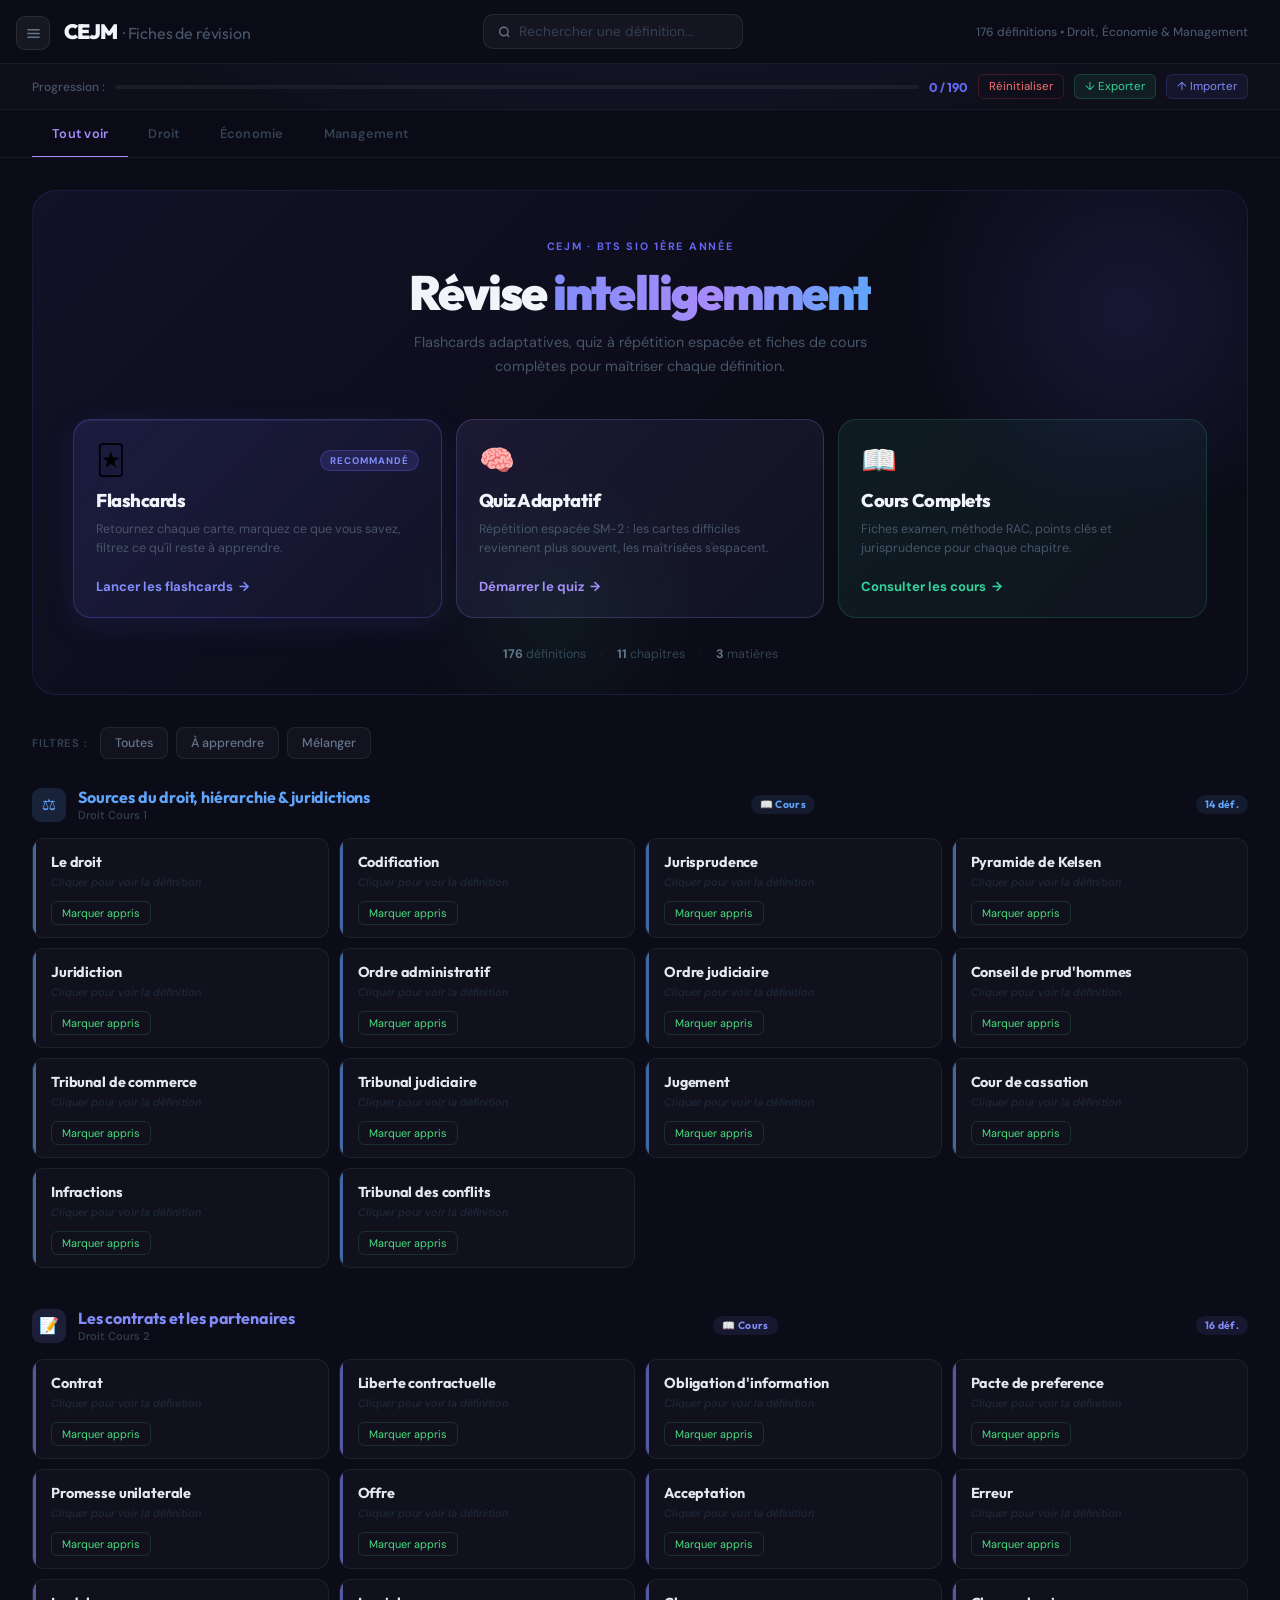
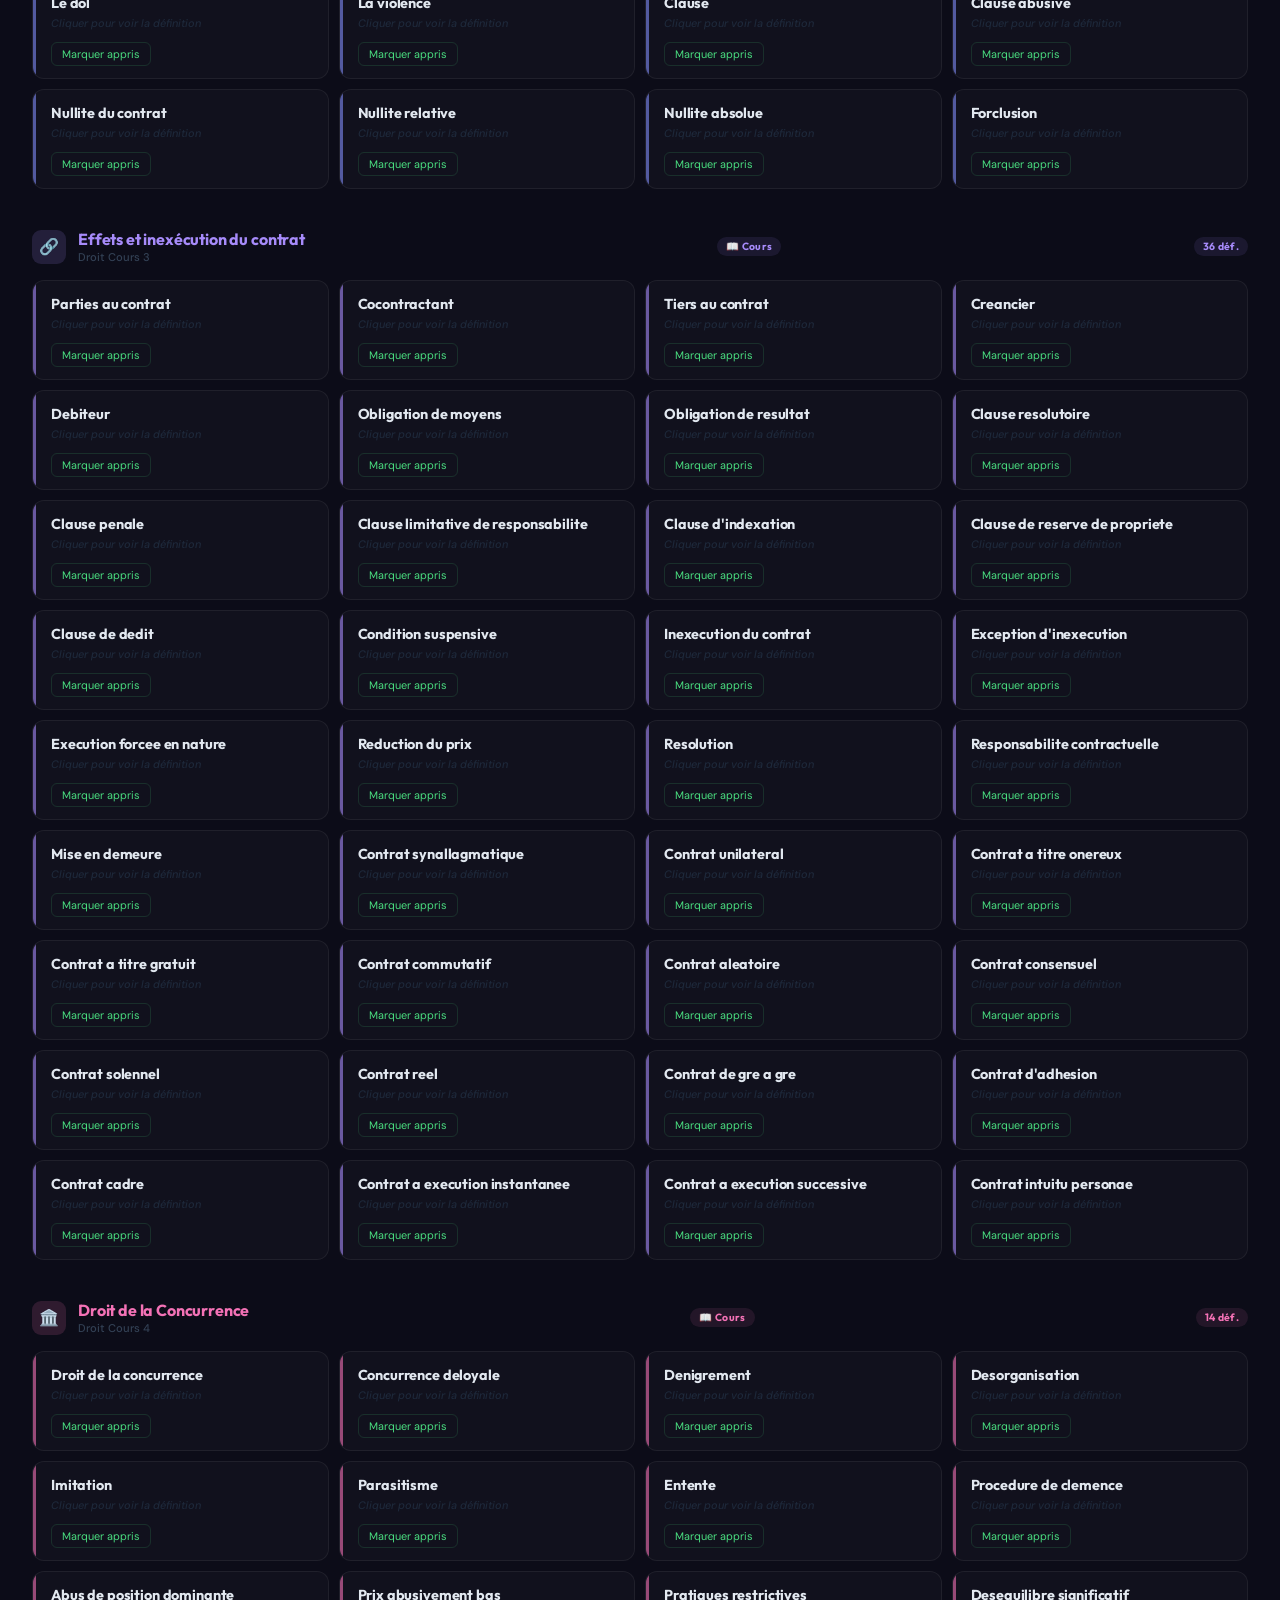
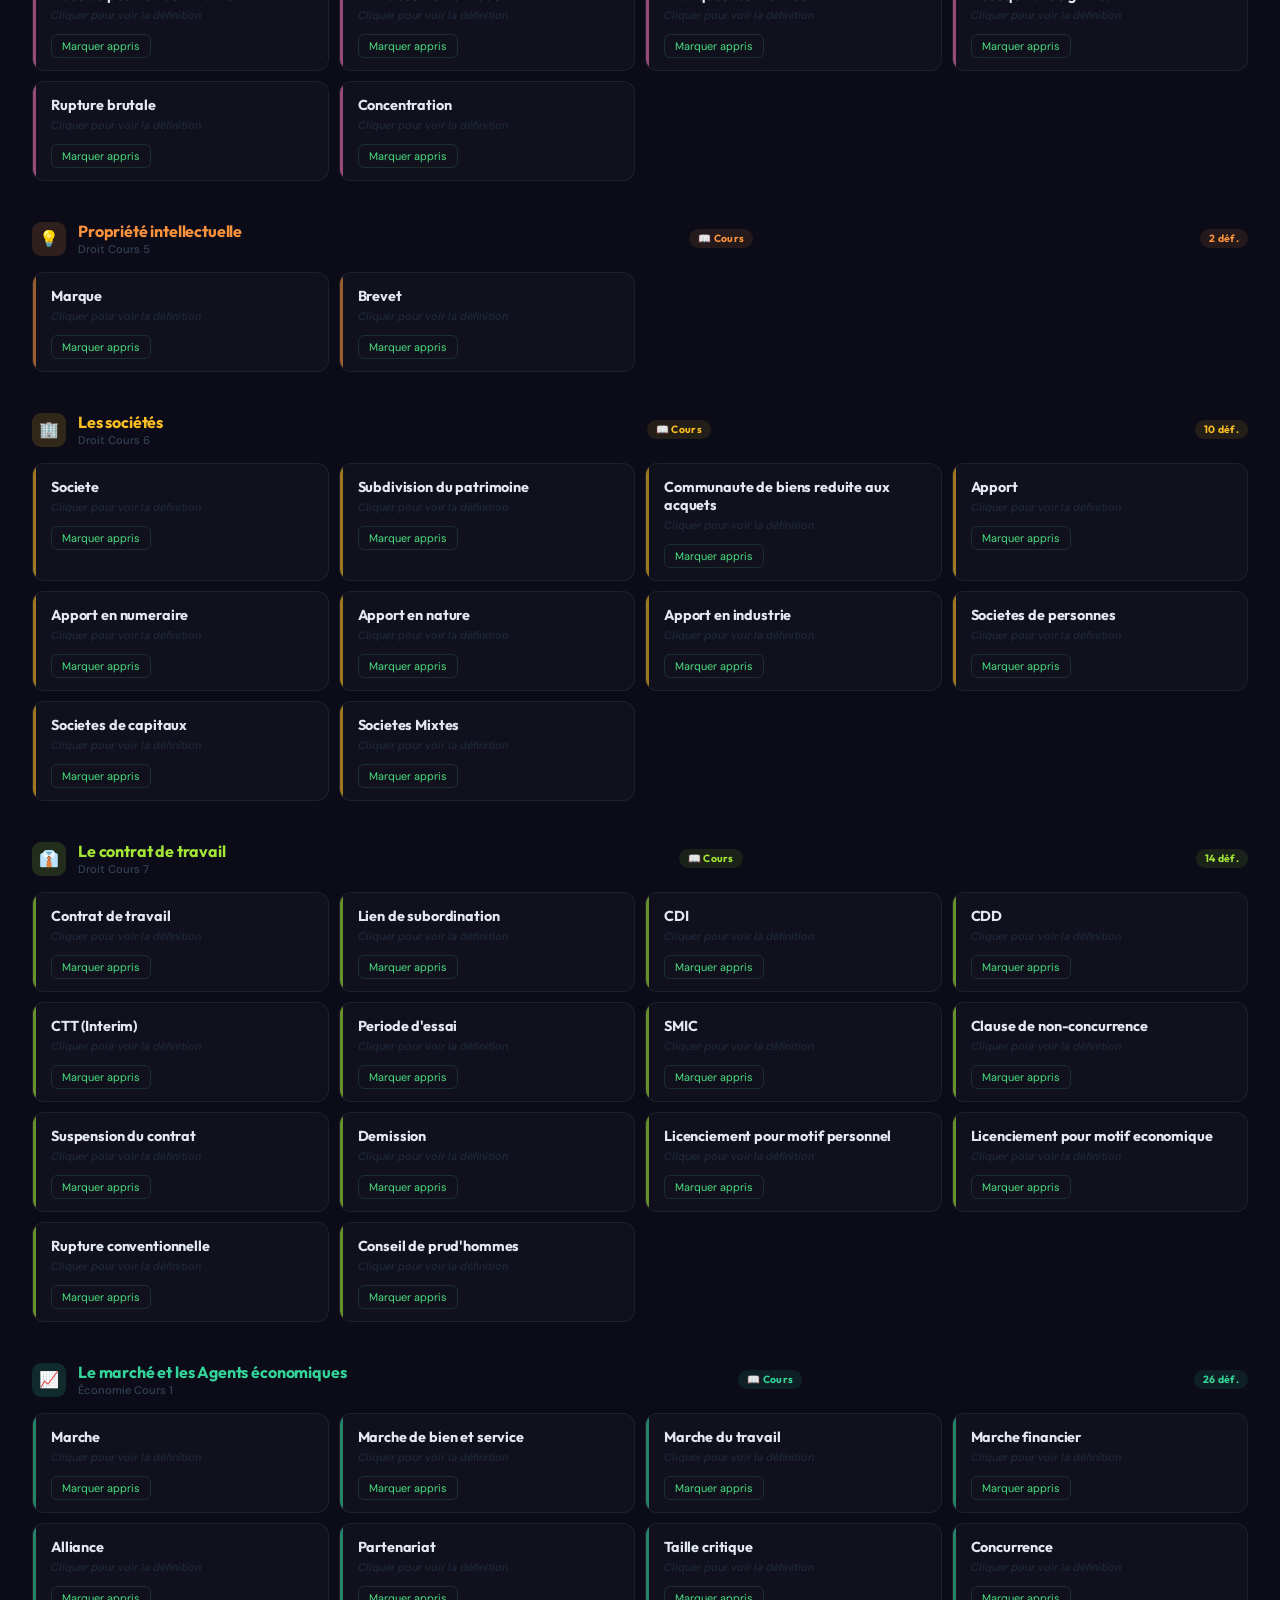
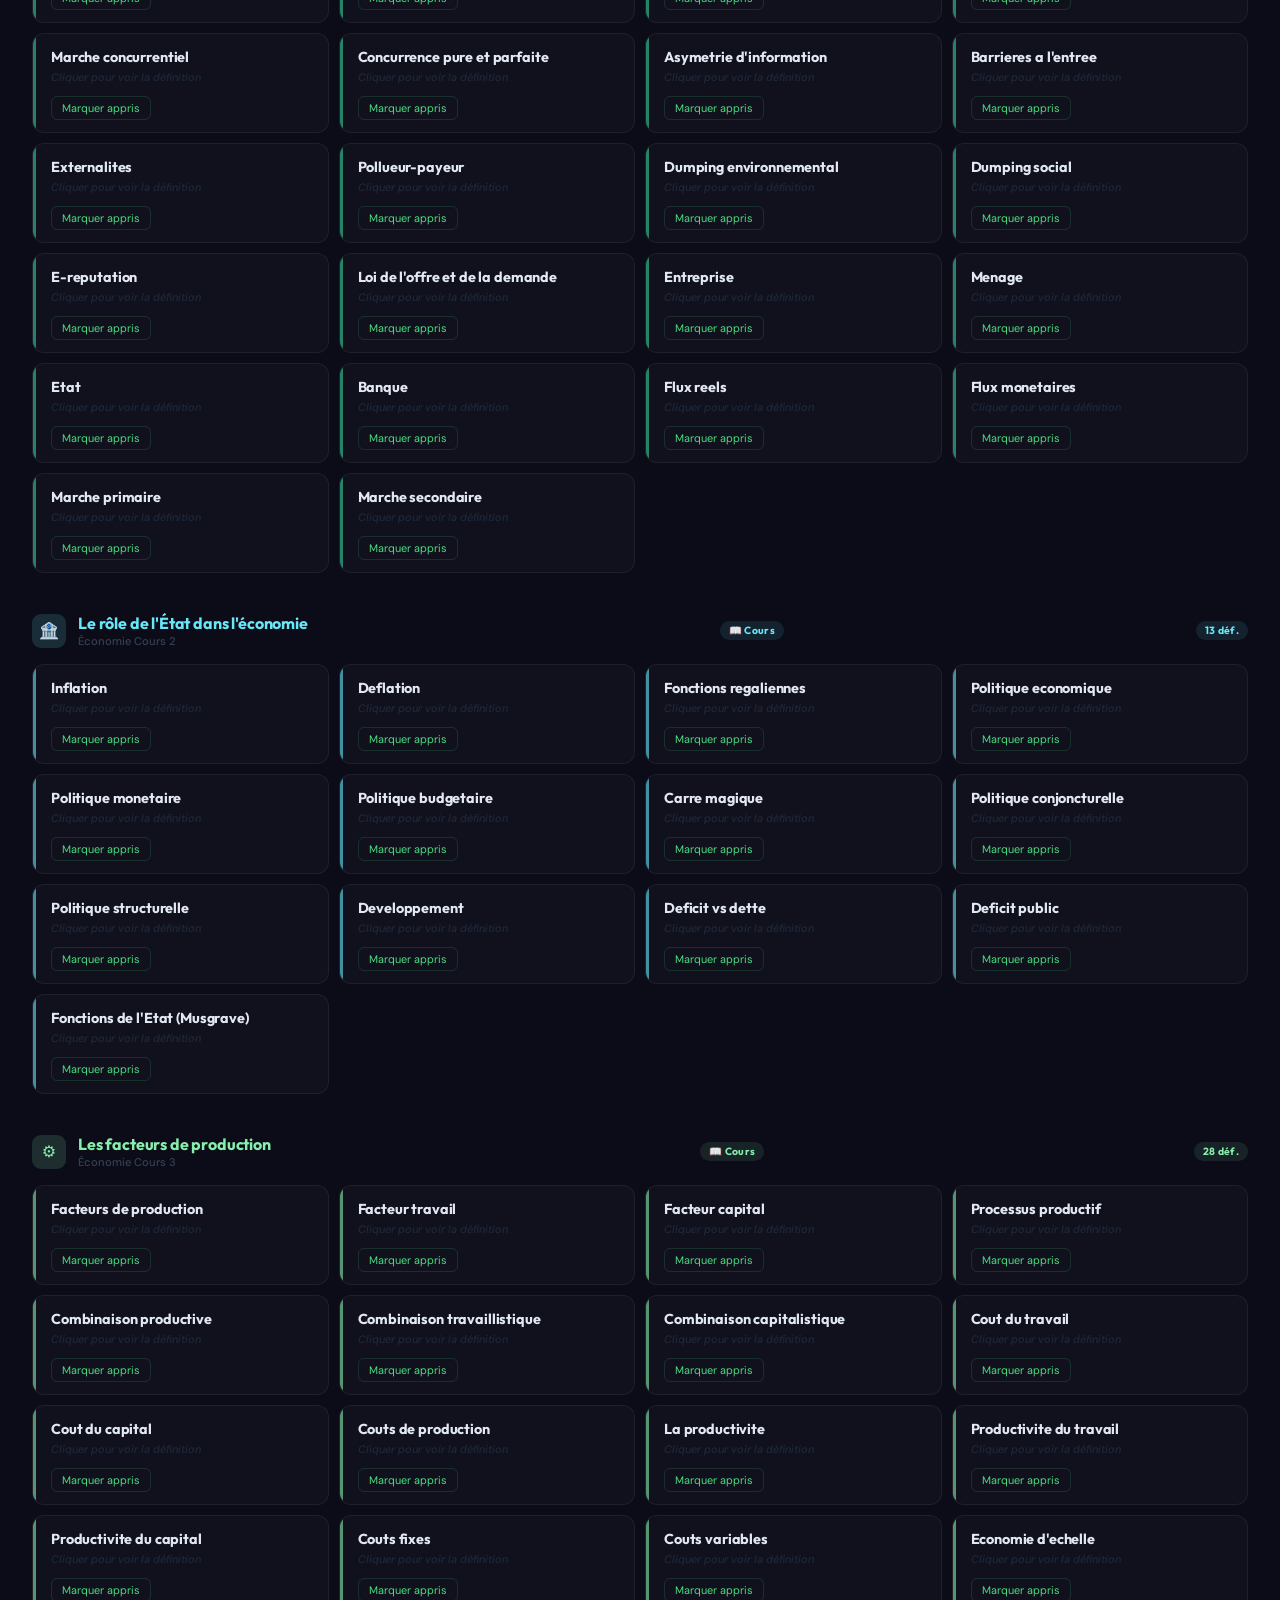
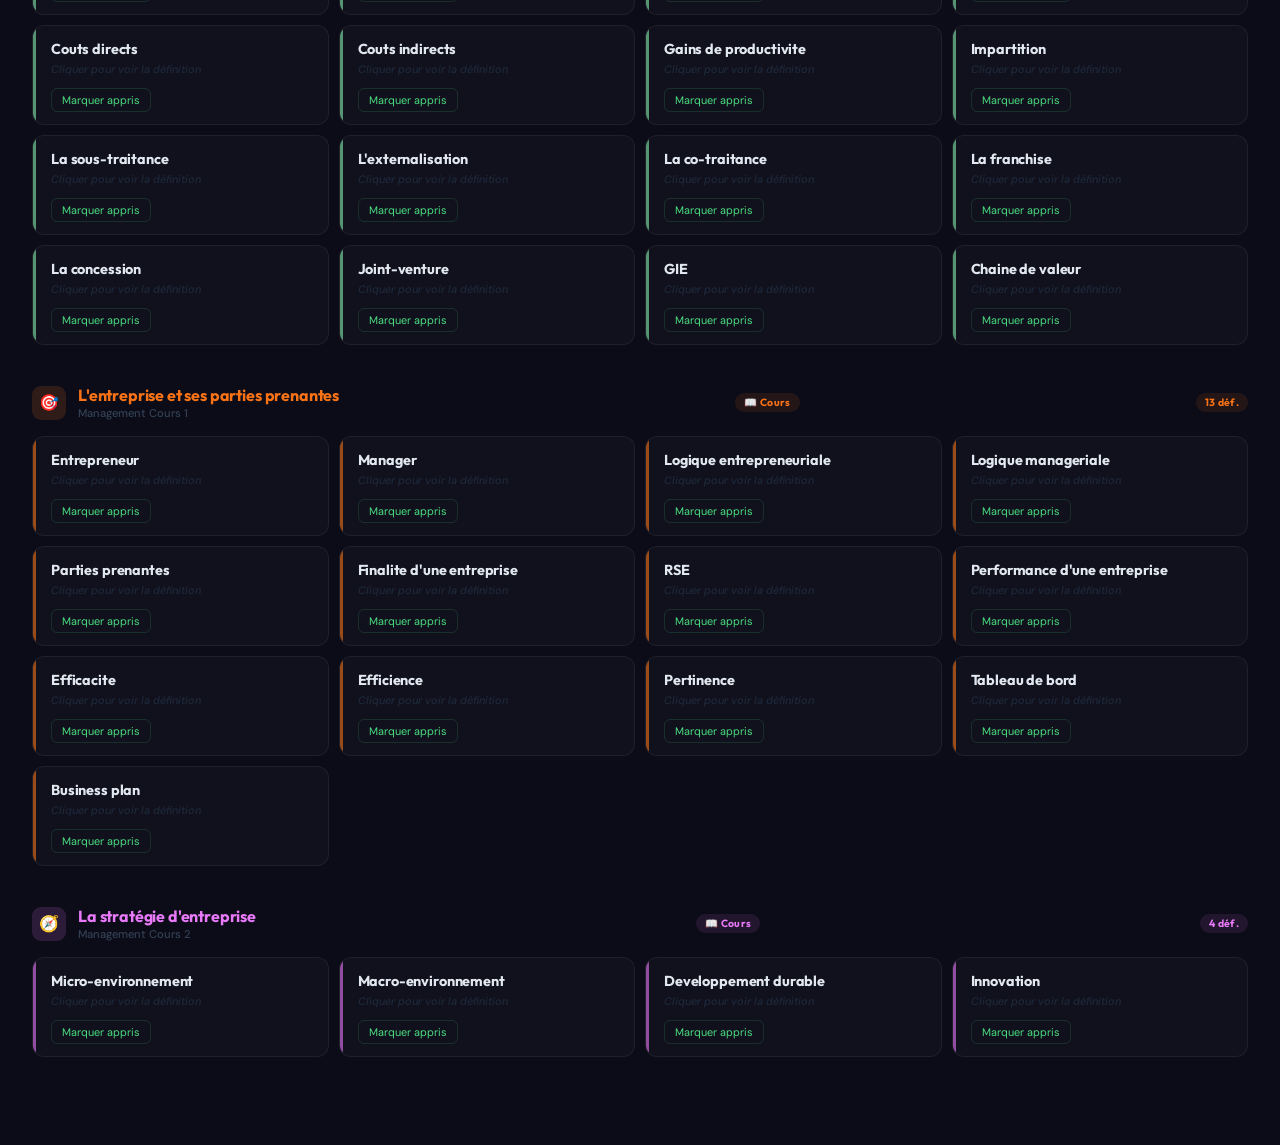
<file: index.html>
<!DOCTYPE html>
<html lang="fr">
<head>
<meta charset="UTF-8">
<meta name="viewport" content="width=device-width, initial-scale=1.0">
<title>CEJM · Fiches de révision</title>
<link rel="preconnect" href="https://fonts.googleapis.com">
<link rel="preconnect" href="https://fonts.gstatic.com" crossorigin>
<link href="https://fonts.googleapis.com/css2?family=Outfit:wght@400;500;600;700;800;900&family=DM+Sans:opsz,wght@9..40,300;9..40,400;9..40,500;9..40,600&display=swap" rel="stylesheet">
<link rel="stylesheet" href="css/style.css">
</head>
<body>

<!-- SIDEBAR TOGGLE -->
<button class="sidebar-toggle-btn" onclick="openSidebar()" title="Navigation">
  <svg width="15" height="15" viewBox="0 0 24 24" fill="none" stroke="currentColor" stroke-width="2.5" stroke-linecap="round">
    <line x1="3" y1="6" x2="21" y2="6"/>
    <line x1="3" y1="12" x2="21" y2="12"/>
    <line x1="3" y1="18" x2="21" y2="18"/>
  </svg>
</button>

<!-- SIDEBAR -->
<div id="sidebar" class="sidebar"></div>
<div id="sidebarBackdrop" class="sidebar-backdrop" onclick="closeSidebar()"></div>

<!-- HEADER -->
<header>
  <div class="header-brand">
    <h1>CEJM <span class="header-brand-sub">· Fiches de révision</span></h1>
  </div>
  <div class="search-bar">
    <svg width="14" height="14" viewBox="0 0 24 24" fill="none" stroke="#64748b" stroke-width="2.5"><circle cx="11" cy="11" r="8"/><path d="m21 21-4.35-4.35"/></svg>
    <input type="text" id="searchInput" placeholder="Rechercher une définition...">
  </div>
  <div class="header-meta">176 définitions &bull; Droit, Économie &amp; Management</div>
</header>

<!-- PROGRESS -->
<div class="progress-section">
  <span class="progress-label">Progression :</span>
  <div class="progress-bar-wrap">
    <div class="progress-bar-fill" id="progressFill"></div>
  </div>
  <span class="progress-count" id="progressCount">0 / 176</span>
  <button class="btn-reset" onclick="resetProgress()">Réinitialiser</button>
  <button class="export-btn" onclick="exportProgress()">↓ Exporter</button>
  <label class="import-label" for="importFileInput">↑ Importer</label>
  <input type="file" id="importFileInput" accept=".json" style="display:none" onchange="importProgress(event)">
</div>

<!-- TABS (dashboard only) -->
<div class="tabs" id="tabsSection">
  <div class="tab active" data-tab="all">Tout voir</div>
  <div class="tab tab-droit" data-tab="droit">Droit</div>
  <div class="tab tab-eco" data-tab="eco">Économie</div>
  <div class="tab tab-mgmt" data-tab="mgmt">Management</div>
</div>

<!-- MAIN -->
<div class="main">

  <!-- SEARCH RESULTS -->
  <div id="searchResults" style="display:none; margin-bottom:24px;">
    <div class="section-header">
      <div class="section-icon" style="background:rgba(167,139,250,0.15);">🔍</div>
      <div>
        <div class="section-title" style="color:#a78bfa;">Résultats de recherche</div>
        <div class="section-sub" id="searchCount"></div>
      </div>
    </div>
    <div class="cards-grid" id="searchGrid"></div>
  </div>

  <!-- CHAPTER VIEW (hidden by default) -->
  <div id="chapterView" style="display:none;"></div>

  <!-- DASHBOARD (default) -->
  <div id="mainContent">

    <!-- HERO -->
    <div class="hero">
      <div class="hero-top">
        <div class="hero-eyebrow">CEJM · BTS SIO 1ère année</div>
        <div class="hero-title">Révise <span class="hero-accent">intelligemment</span></div>
        <div class="hero-sub">Flashcards adaptatives, quiz à répétition espacée et fiches de cours complètes pour maîtriser chaque définition.</div>
      </div>
      <div class="hero-modes">

        <button class="hero-mode hero-mode-fc" onclick="startFlashcard()">
          <div class="hero-mode-top">
            <span class="hero-mode-icon">🃏</span>
            <span class="hero-mode-tag">Recommandé</span>
          </div>
          <div class="hero-mode-title">Flashcards</div>
          <div class="hero-mode-desc">Retournez chaque carte, marquez ce que vous savez, filtrez ce qu'il reste à apprendre.</div>
          <div class="hero-mode-cta">Lancer les flashcards <span>→</span></div>
        </button>

        <button class="hero-mode hero-mode-quiz" onclick="startQuiz()">
          <div class="hero-mode-top">
            <span class="hero-mode-icon">🧠</span>
          </div>
          <div class="hero-mode-title">Quiz Adaptatif</div>
          <div class="hero-mode-desc">Répétition espacée SM-2 : les cartes difficiles reviennent plus souvent, les maîtrisées s'espacent.</div>
          <div class="hero-mode-cta">Démarrer le quiz <span>→</span></div>
        </button>

        <a href="cours.html" class="hero-mode hero-mode-cours" style="text-decoration:none">
          <div class="hero-mode-top">
            <span class="hero-mode-icon">📖</span>
          </div>
          <div class="hero-mode-title">Cours Complets</div>
          <div class="hero-mode-desc">Fiches examen, méthode RAC, points clés et jurisprudence pour chaque chapitre.</div>
          <div class="hero-mode-cta">Consulter les cours <span>→</span></div>
        </a>

      </div>
      <div class="hero-stats">
        <span><strong>176</strong> définitions</span>
        <span class="hero-stats-sep">·</span>
        <span><strong>11</strong> chapitres</span>
        <span class="hero-stats-sep">·</span>
        <span><strong>3</strong> matières</span>
      </div>
    </div>

    <!-- TOOLBAR -->
    <div class="toolbar">
      <span class="toolbar-label">Filtres :</span>
      <button class="toolbar-btn" onclick="filterLearned(false)">Toutes</button>
      <button class="toolbar-btn" onclick="filterLearned(true)">À apprendre</button>
      <button class="toolbar-btn" onclick="shuffleCards()">Mélanger</button>
    </div>

    <!-- DROIT C1 -->
    <div class="section-group" id="group-droit-c1">
      <div class="section-header">
        <div class="section-icon" style="background:rgba(96,165,250,0.15);color:#60a5fa;">⚖️</div>
        <div>
          <div class="section-title" style="color:#60a5fa;">Sources du droit, hiérarchie & juridictions</div>
          <div class="section-sub">Droit Cours 1</div>
        </div>
        <a href="cours.html?ch=droit-c1" class="section-badge" style="background:rgba(96,165,250,0.1);color:#60a5fa;text-decoration:none;">📖 Cours</a>
        <span class="section-badge" style="background:rgba(96,165,250,0.1);color:#60a5fa;">14 déf.</span>
      </div>
      <div class="cards-grid" id="grid-droit-c1"></div>
    </div>

    <!-- DROIT C2 -->
    <div class="section-group" id="group-droit-c2">
      <div class="section-header">
        <div class="section-icon" style="background:rgba(129,140,248,0.15);color:#818cf8;">📝</div>
        <div>
          <div class="section-title" style="color:#818cf8;">Les contrats et les partenaires</div>
          <div class="section-sub">Droit Cours 2</div>
        </div>
        <a href="cours.html?ch=droit-c2" class="section-badge" style="background:rgba(129,140,248,0.1);color:#818cf8;text-decoration:none;">📖 Cours</a>
        <span class="section-badge" style="background:rgba(129,140,248,0.1);color:#818cf8;">16 déf.</span>
      </div>
      <div class="cards-grid" id="grid-droit-c2"></div>
    </div>

    <!-- DROIT C3 -->
    <div class="section-group" id="group-droit-c3">
      <div class="section-header">
        <div class="section-icon" style="background:rgba(167,139,250,0.15);color:#a78bfa;">🔗</div>
        <div>
          <div class="section-title" style="color:#a78bfa;">Effets et inexécution du contrat</div>
          <div class="section-sub">Droit Cours 3</div>
        </div>
        <a href="cours.html?ch=droit-c3" class="section-badge" style="background:rgba(167,139,250,0.1);color:#a78bfa;text-decoration:none;">📖 Cours</a>
        <span class="section-badge" style="background:rgba(167,139,250,0.1);color:#a78bfa;">36 déf.</span>
      </div>
      <div class="cards-grid" id="grid-droit-c3"></div>
    </div>

    <!-- DROIT C4 -->
    <div class="section-group" id="group-droit-c4">
      <div class="section-header">
        <div class="section-icon" style="background:rgba(244,114,182,0.15);color:#f472b6;">🏛️</div>
        <div>
          <div class="section-title" style="color:#f472b6;">Droit de la Concurrence</div>
          <div class="section-sub">Droit Cours 4</div>
        </div>
        <a href="cours.html?ch=droit-c4" class="section-badge" style="background:rgba(244,114,182,0.1);color:#f472b6;text-decoration:none;">📖 Cours</a>
        <span class="section-badge" style="background:rgba(244,114,182,0.1);color:#f472b6;">14 déf.</span>
      </div>
      <div class="cards-grid" id="grid-droit-c4"></div>
    </div>

    <!-- DROIT C5 -->
    <div class="section-group" id="group-droit-c5">
      <div class="section-header">
        <div class="section-icon" style="background:rgba(251,146,60,0.15);color:#fb923c;">💡</div>
        <div>
          <div class="section-title" style="color:#fb923c;">Propriété intellectuelle</div>
          <div class="section-sub">Droit Cours 5</div>
        </div>
        <a href="cours.html?ch=droit-c5" class="section-badge" style="background:rgba(251,146,60,0.1);color:#fb923c;text-decoration:none;">📖 Cours</a>
        <span class="section-badge" style="background:rgba(251,146,60,0.1);color:#fb923c;">2 déf.</span>
      </div>
      <div class="cards-grid" id="grid-droit-c5"></div>
    </div>

    <!-- DROIT C6 -->
    <div class="section-group" id="group-droit-c6">
      <div class="section-header">
        <div class="section-icon" style="background:rgba(251,191,36,0.15);color:#fbbf24;">🏢</div>
        <div>
          <div class="section-title" style="color:#fbbf24;">Les sociétés</div>
          <div class="section-sub">Droit Cours 6</div>
        </div>
        <a href="cours.html?ch=droit-c6" class="section-badge" style="background:rgba(251,191,36,0.1);color:#fbbf24;text-decoration:none;">📖 Cours</a>
        <span class="section-badge" style="background:rgba(251,191,36,0.1);color:#fbbf24;">10 déf.</span>
      </div>
      <div class="cards-grid" id="grid-droit-c6"></div>
    </div>

    <!-- DROIT C7 -->
    <div class="section-group" id="group-droit-c7">
      <div class="section-header">
        <div class="section-icon" style="background:rgba(163,230,53,0.15);color:#a3e635;">👔</div>
        <div>
          <div class="section-title" style="color:#a3e635;">Le contrat de travail</div>
          <div class="section-sub">Droit Cours 7</div>
        </div>
        <a href="cours.html?ch=droit-c7" class="section-badge" style="background:rgba(163,230,53,0.1);color:#a3e635;text-decoration:none;">📖 Cours</a>
        <span class="section-badge" style="background:rgba(163,230,53,0.1);color:#a3e635;">14 déf.</span>
      </div>
      <div class="cards-grid" id="grid-droit-c7"></div>
    </div>

    <!-- ECO C1 -->
    <div class="section-group" id="group-eco-c1">
      <div class="section-header">
        <div class="section-icon" style="background:rgba(52,211,153,0.15);color:#34d399;">📈</div>
        <div>
          <div class="section-title" style="color:#34d399;">Le marché et les Agents économiques</div>
          <div class="section-sub">Économie Cours 1</div>
        </div>
        <a href="cours.html?ch=eco-c1" class="section-badge" style="background:rgba(52,211,153,0.1);color:#34d399;text-decoration:none;">📖 Cours</a>
        <span class="section-badge" style="background:rgba(52,211,153,0.1);color:#34d399;">26 déf.</span>
      </div>
      <div class="cards-grid" id="grid-eco-c1"></div>
    </div>

    <!-- ECO C2 -->
    <div class="section-group" id="group-eco-c2">
      <div class="section-header">
        <div class="section-icon" style="background:rgba(103,232,249,0.15);color:#67e8f9;">🏦</div>
        <div>
          <div class="section-title" style="color:#67e8f9;">Le rôle de l'État dans l'économie</div>
          <div class="section-sub">Économie Cours 2</div>
        </div>
        <a href="cours.html?ch=eco-c2" class="section-badge" style="background:rgba(103,232,249,0.1);color:#67e8f9;text-decoration:none;">📖 Cours</a>
        <span class="section-badge" style="background:rgba(103,232,249,0.1);color:#67e8f9;">13 déf.</span>
      </div>
      <div class="cards-grid" id="grid-eco-c2"></div>
    </div>

    <!-- ECO C3 -->
    <div class="section-group" id="group-eco-c3">
      <div class="section-header">
        <div class="section-icon" style="background:rgba(134,239,172,0.15);color:#86efac;">⚙️</div>
        <div>
          <div class="section-title" style="color:#86efac;">Les facteurs de production</div>
          <div class="section-sub">Économie Cours 3</div>
        </div>
        <a href="cours.html?ch=eco-c3" class="section-badge" style="background:rgba(134,239,172,0.1);color:#86efac;text-decoration:none;">📖 Cours</a>
        <span class="section-badge" style="background:rgba(134,239,172,0.1);color:#86efac;">28 déf.</span>
      </div>
      <div class="cards-grid" id="grid-eco-c3"></div>
    </div>

    <!-- MGMT C1 -->
    <div class="section-group" id="group-mgmt-c1">
      <div class="section-header">
        <div class="section-icon" style="background:rgba(249,115,22,0.15);color:#f97316;">🎯</div>
        <div>
          <div class="section-title" style="color:#f97316;">L'entreprise et ses parties prenantes</div>
          <div class="section-sub">Management Cours 1</div>
        </div>
        <a href="cours.html?ch=mgmt-c1" class="section-badge" style="background:rgba(249,115,22,0.1);color:#f97316;text-decoration:none;">📖 Cours</a>
        <span class="section-badge" style="background:rgba(249,115,22,0.1);color:#f97316;">13 déf.</span>
      </div>
      <div class="cards-grid" id="grid-mgmt-c1"></div>
    </div>

    <!-- MGMT C2 -->
    <div class="section-group" id="group-mgmt-c2">
      <div class="section-header">
        <div class="section-icon" style="background:rgba(232,121,249,0.15);color:#e879f9;">🧭</div>
        <div>
          <div class="section-title" style="color:#e879f9;">La stratégie d'entreprise</div>
          <div class="section-sub">Management Cours 2</div>
        </div>
        <a href="cours.html?ch=mgmt-c2" class="section-badge" style="background:rgba(232,121,249,0.1);color:#e879f9;text-decoration:none;">📖 Cours</a>
        <span class="section-badge" style="background:rgba(232,121,249,0.1);color:#e879f9;">4 déf.</span>
      </div>
      <div class="cards-grid" id="grid-mgmt-c2"></div>
    </div>

  </div><!-- /mainContent -->
</div><!-- /main -->

<!-- MODAL -->
<div class="modal-overlay" id="modalOverlay" onclick="if(event.target===this)closeModal()">
  <div class="modal">
    <button class="modal-close" onclick="closeModal()">&#x2715;</button>
    <div class="modal-category" id="modalCategory"></div>
    <div class="modal-term" id="modalTerm"></div>
    <div class="modal-divider"></div>
    <div class="modal-def" id="modalDef"></div>
    <div class="modal-nav">
      <button onclick="modalNav(-1)">&#8592; Précédent</button>
      <button onclick="modalNav(1)">Suivant &#8594;</button>
    </div>
    <button class="modal-learned-btn" id="modalLearnedBtn" onclick="toggleLearnedModal()">Marquer comme appris</button>
  </div>
</div>

<!-- QUIZ -->
<div class="quiz-overlay" id="quizOverlay">
  <button class="quiz-close-btn" onclick="closeQuiz()">✕ Fermer</button>
  <div class="quiz-layout">

    <!-- Contenu principal -->
    <div class="quiz-box">

      <!-- Écran intro -->
      <div id="quizIntro">
        <div class="quiz-intro-title">🧠 Quiz Adaptatif</div>
        <div class="quiz-intro-subtitle">Les cartes ratées reviennent plus tôt — les maîtrisées s'espacent</div>
        <div class="quiz-stats-grid" id="quizIntroStats"></div>
        <div class="quiz-intro-progress-wrap">
          <div class="quiz-intro-progress-bar"><div id="quizIntroFill"></div></div>
          <div class="quiz-intro-label" id="quizIntroLabel"></div>
        </div>
        <div class="quiz-intro-btns">
          <button class="btn-primary" id="quizLaunchBtn" onclick="launchSession()">Démarrer</button>
          <button class="btn-ghost" onclick="resetQuizProgress()">Réinitialiser</button>
        </div>
      </div>

      <!-- Questions -->
      <div id="quizQuestions" style="display:none">
        <div class="quiz-top-row">
          <div class="quiz-counter" id="quizCounter"></div>
          <div class="quiz-card-badge" id="quizCardBadge"></div>
        </div>
        <div class="quiz-progress-bar"><div id="quizProgressFill"></div></div>
        <div class="quiz-cat-label" id="quizCatLabel"></div>
        <div class="quiz-question" id="quizQuestion"></div>
        <div class="quiz-options" id="quizOptions"></div>
        <button class="quiz-skip" onclick="nextQuestion()">Passer →</button>
      </div>

      <!-- Résultat -->
      <div class="quiz-result" id="quizResult">
        <div class="quiz-score" id="quizScore"></div>
        <div class="quiz-result-label" id="quizResultLabel"></div>
        <div class="quiz-result-breakdown" id="quizResultBreakdown"></div>
        <div class="quiz-result-btns">
          <button class="btn-primary" onclick="restartQuiz()">Nouvelle session</button>
          <button class="btn-secondary" onclick="closeQuiz()">Retour</button>
        </div>
      </div>

    </div>

    <!-- Tableau de bord -->
    <div class="quiz-dashboard" id="quizDashboard">
      <div class="qdb-title">📊 Tableau de bord</div>
      <div class="qdb-pct-wrap">
        <div class="qdb-pct" id="qdbPct">0%</div>
        <div class="qdb-pct-label">mémorisé</div>
      </div>
      <div class="qdb-bar-wrap"><div class="qdb-bar-fill" id="qdbBarFill"></div></div>
      <div class="qdb-detail" id="qdbDetail">Commence le quiz pour voir ta progression</div>
      <div class="qdb-divider"></div>
      <div class="qdb-section-title">Par matière</div>
      <div id="qdbSubjects"></div>
      <div class="qdb-divider"></div>
      <div class="qdb-section-title">Répartition</div>
      <div id="qdbLevels"></div>
    </div>

  </div>
</div>

<!-- FLASHCARD -->
<div class="fc-overlay" id="fcOverlay" tabindex="-1">
  <div class="fc-header">
    <span class="fc-title">Mode Flashcard</span>
    <span class="fc-counter" id="fcCounter">1 / 176</span>
    <button class="fc-close" onclick="closeFlashcard()">Fermer</button>
  </div>
  <div class="fc-filter-row" id="fcFilterRow">
    <button class="fc-filter-chip active" data-fc-filter="all" onclick="setFcFilter('all')">Toutes</button>
    <button class="fc-filter-chip" data-fc-filter="droit" onclick="setFcFilter('droit')" style="color:#67e8f9">Droit</button>
    <button class="fc-filter-chip" data-fc-filter="eco" onclick="setFcFilter('eco')" style="color:#86efac">Économie</button>
    <button class="fc-filter-chip" data-fc-filter="mgmt" onclick="setFcFilter('mgmt')" style="color:#f97316">Management</button>
    <button class="fc-filter-chip" data-fc-filter="todo" onclick="setFcFilter('todo')" style="color:#fbbf24">À apprendre</button>
  </div>
  <div class="fc-chapter-row" id="fcChapterRow">
    <div class="fc-chapter-group" id="fcChDroit">
      <button class="fc-subchip" data-fc-filter="chapter:droit-c1" onclick="setFcFilter('chapter:droit-c1')">C1 · Sources</button>
      <button class="fc-subchip" data-fc-filter="chapter:droit-c2" onclick="setFcFilter('chapter:droit-c2')">C2 · Contrats</button>
      <button class="fc-subchip" data-fc-filter="chapter:droit-c3" onclick="setFcFilter('chapter:droit-c3')">C3 · Inexécution</button>
      <button class="fc-subchip" data-fc-filter="chapter:droit-c4" onclick="setFcFilter('chapter:droit-c4')">C4 · Concurrence</button>
      <button class="fc-subchip" data-fc-filter="chapter:droit-c5" onclick="setFcFilter('chapter:droit-c5')">C5 · Prop. intel.</button>
      <button class="fc-subchip" data-fc-filter="chapter:droit-c6" onclick="setFcFilter('chapter:droit-c6')">C6 · Sociétés</button>
      <button class="fc-subchip" data-fc-filter="chapter:droit-c7" onclick="setFcFilter('chapter:droit-c7')">C7 · Travail</button>
    </div>
    <div class="fc-chapter-group" id="fcChEco">
      <button class="fc-subchip" data-fc-filter="chapter:eco-c1" onclick="setFcFilter('chapter:eco-c1')">C1 · Marché</button>
      <button class="fc-subchip" data-fc-filter="chapter:eco-c2" onclick="setFcFilter('chapter:eco-c2')">C2 · État</button>
      <button class="fc-subchip" data-fc-filter="chapter:eco-c3" onclick="setFcFilter('chapter:eco-c3')">C3 · Production</button>
    </div>
    <div class="fc-chapter-group" id="fcChMgmt">
      <button class="fc-subchip" data-fc-filter="chapter:mgmt-c1" onclick="setFcFilter('chapter:mgmt-c1')">C1 · Parties prenantes</button>
      <button class="fc-subchip" data-fc-filter="chapter:mgmt-c2" onclick="setFcFilter('chapter:mgmt-c2')">C2 · Stratégie</button>
    </div>
  </div>
  <div class="fc-progress-wrap" id="fcDots"></div>
  <p class="fc-hint">Espace pour retourner &nbsp;·&nbsp; puis &nbsp;<kbd>←</kbd> Raté &nbsp;<kbd>↓</kbd> Difficile &nbsp;<kbd>→</kbd> Connu</p>
  <div class="fc-scene" onclick="fcFlip()">
    <div class="fc-card" id="fcCard">
      <div class="fc-face fc-front">
        <div class="fc-face-label">Essaie de te souvenir…</div>
        <div class="fc-term" id="fcTerm"></div>
        <div class="fc-cat-badge" id="fcCatBadge"></div>
        <div class="fc-level-badge" id="fcLevelBadge"></div>
        <div class="fc-flip-hint">Espace pour révéler la définition ↩</div>
      </div>
      <div class="fc-face fc-back">
        <div class="fc-face-label">Définition</div>
        <div class="fc-def" id="fcDef"></div>
      </div>
    </div>
  </div>

  <!-- Actions avant flip -->
  <div class="fc-actions" id="fcDefaultActions">
    <button class="fc-btn" onclick="fcGo(-1)">&#8592; Précédent</button>
    <button class="fc-btn fc-btn-flip" onclick="fcFlip()">↩ Retourner</button>
    <button class="fc-btn fc-btn-next" onclick="fcGo(1)">Passer &#8594;</button>
  </div>

  <!-- Boutons d'évaluation après flip -->
  <div class="fc-eval-btns" id="fcEvalBtns">
    <button class="fc-eval-btn fc-eval-again" onclick="fcRate('again')">
      <kbd>←</kbd>
      <span class="fc-eval-label">Raté</span>
      <span class="fc-eval-sub">Revient dans 2 cartes</span>
    </button>
    <button class="fc-eval-btn fc-eval-hard" onclick="fcRate('hard')">
      <kbd>↓</kbd>
      <span class="fc-eval-label">Difficile</span>
      <span class="fc-eval-sub">Revient en fin de session</span>
    </button>
    <button class="fc-eval-btn fc-eval-got" onclick="fcRate('got')">
      <kbd>→</kbd>
      <span class="fc-eval-label">Connu ✓</span>
      <span class="fc-eval-sub">Carte écartée</span>
    </button>
  </div>

  <!-- Session terminée -->
  <div class="fc-complete" id="fcComplete">
    <div class="fc-complete-icon">🎉</div>
    <div class="fc-complete-title">Session terminée !</div>
    <div class="fc-complete-sub" id="fcCompleteSub"></div>
    <div class="fc-complete-btns">
      <button class="btn-primary" onclick="fcRestart()">Recommencer</button>
      <button class="btn-secondary" onclick="closeFlashcard()">Fermer</button>
    </div>
  </div>
</div>

<!-- Toast -->
<div class="toast" id="toast"></div>

<!-- Scripts (ordre important) -->
<script src="js/data.js"></script>
<script src="js/storage.js"></script>
<script src="js/reader.js"></script>
<script src="js/flashcard.js"></script>
<script src="js/quiz.js"></script>
<script src="js/app.js"></script>

</body>
</html>
</file>
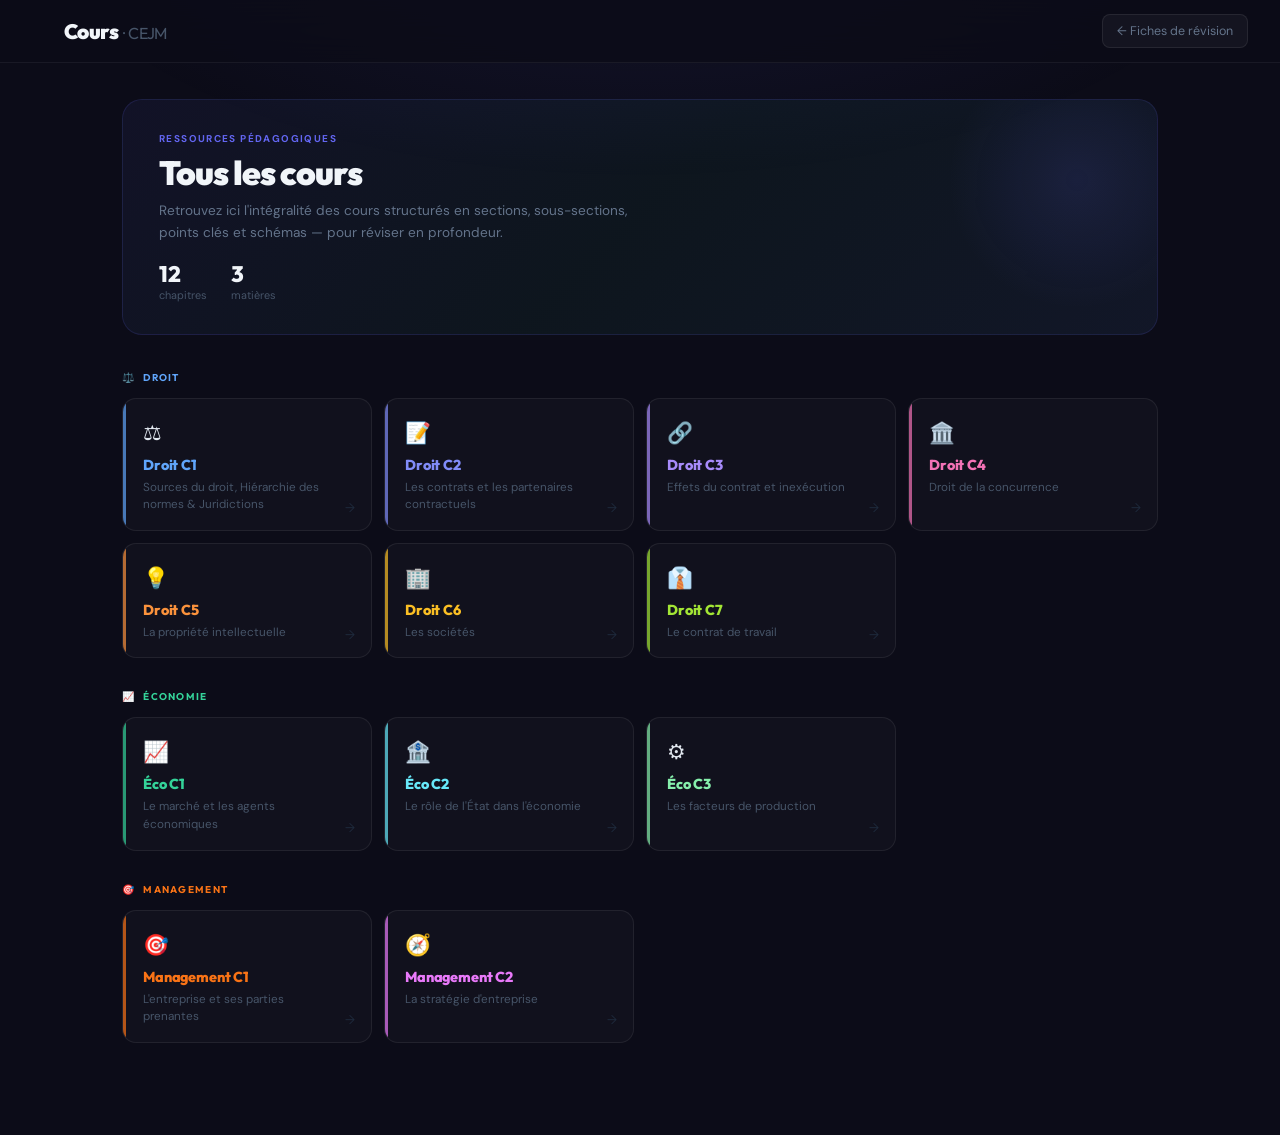
<file: cours.html>
<!DOCTYPE html>
<html lang="fr">
<head>
<meta charset="UTF-8">
<meta name="viewport" content="width=device-width, initial-scale=1.0">
<title>CEJM · Cours</title>
<link rel="preconnect" href="https://fonts.googleapis.com">
<link rel="preconnect" href="https://fonts.gstatic.com" crossorigin>
<link href="https://fonts.googleapis.com/css2?family=Outfit:wght@400;500;600;700;800;900&family=DM+Sans:opsz,wght@9..40,300;9..40,400;9..40,500;9..40,600&display=swap" rel="stylesheet">
<link rel="stylesheet" href="css/style.css">
<style>
/* ── COURS PAGE ──────────────────────────────────────────── */
.cours-main {
  max-width: 1100px;
  margin: 0 auto;
  padding: 36px 32px 60px;
  position: relative;
  z-index: 1;
}

/* ── HUB ─────────────────────────────────────────────────── */
.cours-hub-hero {
  background: linear-gradient(135deg, rgba(99,102,241,0.07) 0%, rgba(52,211,153,0.05) 50%, rgba(96,165,250,0.07) 100%);
  border: 1px solid rgba(99,102,241,0.15);
  border-radius: 20px;
  padding: 32px 36px;
  margin-bottom: 36px;
  position: relative;
  overflow: hidden;
}
.cours-hub-hero::before {
  content: '';
  position: absolute;
  top: -50px; right: -50px;
  width: 260px; height: 260px;
  background: radial-gradient(circle, rgba(99,102,241,0.12) 0%, transparent 70%);
  pointer-events: none;
}
.cours-hub-eyebrow {
  font-size: 0.62rem;
  font-weight: 700;
  letter-spacing: 0.14em;
  text-transform: uppercase;
  color: #6366f1;
  margin-bottom: 10px;
}
.cours-hub-title {
  font-family: 'Outfit', sans-serif;
  font-size: clamp(1.6rem, 3vw, 2.1rem);
  font-weight: 900;
  color: #f1f5f9;
  letter-spacing: -0.03em;
  line-height: 1.1;
  margin-bottom: 8px;
}
.cours-hub-sub {
  font-size: 0.85rem;
  color: #64748b;
  line-height: 1.6;
}
.cours-hub-stats {
  display: flex;
  gap: 24px;
  margin-top: 20px;
}
.cours-hub-stat-num {
  font-family: 'Outfit', sans-serif;
  font-size: 1.4rem;
  font-weight: 800;
  color: #f1f5f9;
  line-height: 1;
}
.cours-hub-stat-label { font-size: 0.68rem; color: #475569; margin-top: 2px; }

.cours-hub-subject { margin-bottom: 32px; }
.cours-hub-subject-title {
  font-family: 'Outfit', sans-serif;
  font-size: 0.62rem;
  font-weight: 700;
  letter-spacing: 0.13em;
  text-transform: uppercase;
  margin-bottom: 14px;
  display: flex;
  align-items: center;
  gap: 8px;
}
.cours-hub-grid {
  display: grid;
  grid-template-columns: repeat(auto-fill, minmax(230px, 1fr));
  gap: 12px;
}

.cours-hub-card {
  background: rgba(255,255,255,0.025);
  border: 1px solid rgba(255,255,255,0.07);
  border-radius: 14px;
  padding: 20px 20px 16px;
  cursor: pointer;
  transition: all 0.2s;
  position: relative;
  overflow: hidden;
}
.cours-hub-card::before {
  content: '';
  position: absolute;
  left: 0; top: 0; bottom: 0;
  width: 3px;
  background: var(--chap-color, #6366f1);
  opacity: 0.7;
  transition: opacity 0.2s;
}
.cours-hub-card:hover {
  background: rgba(255,255,255,0.05);
  border-color: rgba(255,255,255,0.12);
  transform: translateY(-2px);
}
.cours-hub-card:hover::before { opacity: 1; }
.cours-hub-card-icon { font-size: 1.3rem; margin-bottom: 10px; }
.cours-hub-card-title {
  font-family: 'Outfit', sans-serif;
  font-size: 0.9rem;
  font-weight: 800;
  margin-bottom: 5px;
  letter-spacing: -0.01em;
}
.cours-hub-card-sub {
  font-size: 0.73rem;
  color: #475569;
  line-height: 1.5;
  padding-right: 20px;
}
.cours-hub-card-arrow {
  position: absolute;
  bottom: 14px; right: 16px;
  font-size: 0.8rem;
  color: #1e293b;
  transition: color 0.2s, transform 0.2s;
}
.cours-hub-card:hover .cours-hub-card-arrow { color: #475569; transform: translateX(3px); }

/* ── CHAPTER HEADER (cours page) ─────────────────────────── */
.cours-chapter-head {
  margin-bottom: 24px;
  padding-bottom: 20px;
  border-bottom: 1px solid rgba(255,255,255,0.06);
  display: flex;
  align-items: flex-start;
  gap: 16px;
}
.cours-chapter-flashcard-btn {
  margin-left: auto;
  flex-shrink: 0;
  display: inline-flex;
  align-items: center;
  gap: 7px;
  background: rgba(99,102,241,0.08);
  border: 1px solid rgba(99,102,241,0.2);
  color: #818cf8;
  padding: 8px 16px;
  border-radius: 9px;
  font-size: 0.78rem;
  font-weight: 600;
  cursor: pointer;
  text-decoration: none;
  transition: all 0.2s;
  font-family: 'DM Sans', sans-serif;
}
.cours-chapter-flashcard-btn:hover {
  background: rgba(99,102,241,0.15);
  border-color: rgba(99,102,241,0.4);
  color: #a5b4fc;
}

@media (max-width: 640px) {
  .cours-main { padding: 20px 16px 48px; }
  .cours-hub-hero { padding: 24px 20px; }
  .cours-hub-stats { gap: 16px; }
  .cours-hub-grid { grid-template-columns: 1fr; }
  .cours-chapter-head { flex-wrap: wrap; }
  .cours-chapter-flashcard-btn { margin-left: 0; }
}
</style>
</head>
<body>

<!-- HEADER -->
<header>
  <div class="header-brand">
    <h1>Cours <span class="header-brand-sub">· CEJM</span></h1>
  </div>
  <a href="index.html" class="back-btn" style="text-decoration:none;margin-bottom:0;flex-shrink:0;">
    ← Fiches de révision
  </a>
</header>

<!-- CONTENU -->
<div class="cours-main main" id="coursContent"></div>

<!-- Toast -->
<div class="toast" id="toast"></div>

<script src="js/data.js"></script>
<script src="js/storage.js"></script>
<script src="js/reader.js"></script>
<script src="js/cours.js"></script>

</body>
</html>
</file>
<file: css/style.css>
/* ============================================================
   STYLE.CSS — Design system CEJM Révision
   ============================================================ */

* { margin: 0; padding: 0; box-sizing: border-box; }

body {
  font-family: 'DM Sans', system-ui, sans-serif;
  background: #0c0c18;
  color: #e2e8f0;
  min-height: 100vh;
  overflow-x: hidden;
}

body::before {
  content: '';
  position: fixed;
  inset: 0;
  background: radial-gradient(ellipse 80% 50% at 50% -10%, rgba(99,102,241,0.10) 0%, transparent 60%);
  pointer-events: none;
  z-index: 0;
}

/* ── SIDEBAR ────────────────────────────────────────────── */
.sidebar {
  position: fixed;
  left: 0; top: 0; bottom: 0;
  width: 260px;
  background: #0d0d1f;
  border-right: 1px solid rgba(255,255,255,0.06);
  z-index: 200;
  transform: translateX(-100%);
  transition: transform 0.3s ease;
  overflow-y: auto;
  display: flex;
  flex-direction: column;
  scrollbar-width: thin;
  scrollbar-color: rgba(255,255,255,0.07) transparent;
}
.sidebar.open { transform: translateX(0); }
.sidebar-backdrop {
  position: fixed; inset: 0;
  background: rgba(0,0,0,0.55);
  z-index: 199;
  display: none;
  backdrop-filter: blur(3px);
}
.sidebar-backdrop.open { display: block; }
.sidebar-header {
  padding: 20px 18px 16px;
  border-bottom: 1px solid rgba(255,255,255,0.05);
  display: flex; align-items: center; justify-content: space-between;
  flex-shrink: 0;
}
.sidebar-close {
  background: none; border: none;
  color: #475569; cursor: pointer;
  font-size: 1rem; padding: 4px 6px;
  border-radius: 5px; transition: color 0.2s;
}
.sidebar-close:hover { color: #e2e8f0; }
.sidebar-section-title {
  font-size: 0.6rem; font-weight: 700;
  letter-spacing: 0.12em; text-transform: uppercase;
  padding: 14px 18px 5px;
}
.sidebar-item {
  display: flex; align-items: center; gap: 10px;
  padding: 9px 16px 9px 15px;
  cursor: pointer; transition: background 0.15s;
  border-left: 3px solid transparent;
}
.sidebar-item:hover { background: rgba(255,255,255,0.03); }
.sidebar-item.active { background: rgba(99,102,241,0.07); }
.sidebar-item-label {
  font-size: 0.78rem; font-weight: 600; color: #475569; flex: 1;
  font-family: 'DM Sans', sans-serif;
  white-space: nowrap; overflow: hidden; text-overflow: ellipsis;
}
.sidebar-progress-mini { height: 2px; border-radius: 999px; background: rgba(255,255,255,0.06); margin-top: 3px; }
.sidebar-progress-mini-fill { height: 100%; border-radius: 999px; transition: width 0.3s; }
.sidebar-progress-text { font-size: 0.6rem; color: #1e293b; margin-top: 2px; }
.sidebar-toggle-btn {
  position: fixed; left: 16px; top: 16px; z-index: 150;
  background: rgba(255,255,255,0.05); border: 1px solid rgba(255,255,255,0.09);
  color: #64748b; width: 34px; height: 34px; border-radius: 9px;
  cursor: pointer; display: flex; align-items: center; justify-content: center;
  transition: all 0.2s;
}
.sidebar-toggle-btn:hover { background: rgba(255,255,255,0.1); color: #e2e8f0; }

/* ── HEADER ─────────────────────────────────────────────── */
header {
  background: rgba(12,12,24,0.85);
  padding: 14px 32px 14px 64px;
  border-bottom: 1px solid rgba(255,255,255,0.06);
  display: flex; align-items: center; justify-content: space-between;
  position: sticky; top: 0; z-index: 100;
  backdrop-filter: blur(20px); gap: 16px;
}
.header-brand { display: flex; align-items: center; gap: 10px; white-space: nowrap; flex-shrink: 0; }
header h1 { font-family: 'Outfit', sans-serif; font-size: 1.3rem; font-weight: 900; letter-spacing: -0.03em; color: #f1f5f9; line-height: 1; }
.header-brand-sub { font-weight: 400; color: #475569; font-size: 1rem; letter-spacing: -0.01em; margin-left: 2px; }
.header-meta { font-size: 0.75rem; color: #475569; white-space: nowrap; font-weight: 500; }
.search-bar {
  display: flex; align-items: center; gap: 8px;
  background: rgba(255,255,255,0.04); border: 1px solid rgba(255,255,255,0.08);
  border-radius: 10px; padding: 8px 14px; width: 260px; transition: border-color 0.2s;
}
.search-bar:focus-within { border-color: rgba(99,102,241,0.5); background: rgba(99,102,241,0.05); }
.search-bar input { background: none; border: none; outline: none; color: #e2e8f0; font-size: 0.85rem; width: 100%; font-family: 'DM Sans', sans-serif; }
.search-bar input::placeholder { color: #334155; }

/* ── PROGRESS ───────────────────────────────────────────── */
.progress-section {
  background: rgba(255,255,255,0.015); padding: 10px 32px;
  border-bottom: 1px solid rgba(255,255,255,0.04);
  display: flex; align-items: center; gap: 10px; flex-wrap: wrap;
  position: relative; z-index: 1;
}
.progress-label { font-size: 0.75rem; color: #475569; white-space: nowrap; font-weight: 500; }
.progress-bar-wrap { flex: 1; background: rgba(255,255,255,0.05); border-radius: 999px; height: 4px; min-width: 120px; }
.progress-bar-fill { height: 100%; border-radius: 999px; background: linear-gradient(90deg, #6366f1, #34d399); transition: width 0.5s ease; width: 0%; }
.progress-count { font-size: 0.8rem; font-weight: 700; color: #6366f1; white-space: nowrap; font-family: 'Outfit', sans-serif; }
.btn-reset { background: transparent; border: 1px solid rgba(239,68,68,0.2); color: #f87171; font-size: 0.72rem; padding: 4px 10px; border-radius: 6px; cursor: pointer; transition: all 0.2s; font-family: 'DM Sans', sans-serif; }
.btn-reset:hover { background: rgba(239,68,68,0.1); border-color: rgba(239,68,68,0.4); }
.export-btn { background: rgba(52,211,153,0.08); border: 1px solid rgba(52,211,153,0.2); color: #34d399; font-size: 0.72rem; padding: 4px 10px; border-radius: 6px; cursor: pointer; transition: all 0.2s; font-family: 'DM Sans', sans-serif; }
.export-btn:hover { background: rgba(52,211,153,0.15); }
.import-label { background: rgba(99,102,241,0.08); border: 1px solid rgba(99,102,241,0.2); color: #818cf8; font-size: 0.72rem; padding: 4px 10px; border-radius: 6px; cursor: pointer; transition: all 0.2s; font-family: 'DM Sans', sans-serif; }
.import-label:hover { background: rgba(99,102,241,0.15); }

/* ── TABS ───────────────────────────────────────────────── */
.tabs { display: flex; gap: 0; padding: 0 32px; border-bottom: 1px solid rgba(255,255,255,0.06); background: rgba(12,12,24,0.6); position: relative; z-index: 1; overflow-x: auto; scrollbar-width: none; }
.tabs::-webkit-scrollbar { display: none; }
.tab { padding: 14px 20px; font-size: 0.8rem; font-weight: 600; cursor: pointer; color: #334155; border-bottom: 2px solid transparent; transition: all 0.2s; letter-spacing: 0.02em; position: relative; bottom: -1px; font-family: 'DM Sans', sans-serif; white-space: nowrap; }
.tab:hover { color: #64748b; }
.tab.active { color: #a78bfa; border-bottom-color: #a78bfa; }
.tab-droit.active { color: #67e8f9; border-bottom-color: #67e8f9; }
.tab-eco.active { color: #34d399; border-bottom-color: #34d399; }
.tab-mgmt.active { color: #f97316; border-bottom-color: #f97316; }

/* ── MAIN ───────────────────────────────────────────────── */
.main { padding: 32px 32px 48px; max-width: 1440px; margin: 0 auto; position: relative; z-index: 1; }

/* ── CHAPTER VIEW ───────────────────────────────────────── */
.chapter-header { margin-bottom: 24px; padding-bottom: 20px; border-bottom: 1px solid rgba(255,255,255,0.06); display: flex; align-items: flex-start; gap: 16px; }
.chapter-header-icon { width: 52px; height: 52px; border-radius: 14px; display: flex; align-items: center; justify-content: center; font-size: 1.5rem; flex-shrink: 0; }
.chapter-header-title { font-family: 'Outfit', sans-serif; font-size: 1.5rem; font-weight: 900; letter-spacing: -0.02em; line-height: 1.1; }
.chapter-header-sub { font-size: 0.82rem; color: #475569; margin-top: 5px; line-height: 1.4; }
.chapter-header-progress { margin-left: auto; text-align: right; flex-shrink: 0; }
.chapter-progress-num { font-family: 'Outfit', sans-serif; font-size: 1.2rem; font-weight: 800; line-height: 1; }
.chapter-progress-label { font-size: 0.65rem; color: #334155; margin-top: 2px; }
.back-btn { background: rgba(255,255,255,0.04); border: 1px solid rgba(255,255,255,0.08); color: #64748b; padding: 8px 14px; border-radius: 8px; cursor: pointer; font-size: 0.78rem; margin-bottom: 20px; transition: all 0.2s; display: inline-flex; align-items: center; gap: 6px; font-family: 'DM Sans', sans-serif; }
.back-btn:hover { background: rgba(255,255,255,0.08); color: #e2e8f0; }

/* ── MODE TABS ──────────────────────────────────────────── */
.mode-tabs { display: flex; gap: 4px; background: rgba(255,255,255,0.03); border: 1px solid rgba(255,255,255,0.07); border-radius: 12px; padding: 4px; margin-bottom: 28px; }
.mode-tab { flex: 1; padding: 9px 12px; border-radius: 9px; border: none; background: none; color: #475569; font-size: 0.8rem; font-weight: 600; cursor: pointer; transition: all 0.2s; font-family: 'DM Sans', sans-serif; }
.mode-tab.active { background: rgba(99,102,241,0.15); color: #818cf8; }
.mode-tab:hover:not(.active) { color: #94a3b8; background: rgba(255,255,255,0.04); }

/* ── READER MODE ────────────────────────────────────────── */
.reader-view { max-width: 800px; margin: 0 auto; }

/* Chapter intro */
.reader-intro {
  border-left: 3px solid var(--chap-color, #6366f1);
  border-radius: 0 10px 10px 0;
  background: rgba(255,255,255,0.025);
  padding: 16px 22px;
  margin-bottom: 28px;
  font-size: 0.92rem;
  line-height: 1.95;
  color: #94a3b8;
  font-style: italic;
}

/* Plan tree */
.reader-plan-block {
  background: rgba(255,255,255,0.015);
  border: 1px solid rgba(255,255,255,0.07);
  border-radius: 12px;
  padding: 14px 20px;
  margin-bottom: 30px;
}
.reader-plan-block > summary {
  cursor: pointer; list-style: none;
  display: flex; align-items: center; justify-content: space-between;
  font-size: 0.68rem; font-weight: 700; letter-spacing: 0.1em; text-transform: uppercase;
  color: #475569; user-select: none;
}
.reader-plan-block > summary::-webkit-details-marker { display: none; }
.reader-plan-chevron { font-size: 0.6rem; transition: transform 0.2s; }
.reader-plan-block[open] .reader-plan-chevron { transform: rotate(180deg); }
.reader-plan-list { margin-top: 14px; display: flex; flex-direction: column; }
.reader-plan-item {
  font-size: 0.83rem; color: #64748b; padding: 5px 0;
  display: flex; gap: 9px; align-items: baseline;
  border-top: 1px solid rgba(255,255,255,0.04);
}
.reader-plan-item:first-child { border-top: none; }
.reader-plan-dot { width: 5px; height: 5px; border-radius: 50%; background: var(--chap-color, #6366f1); flex-shrink: 0; margin-top: 7px; }
.reader-plan-subitem {
  font-size: 0.79rem; color: #475569; padding: 3px 0 3px 16px;
  display: flex; gap: 8px; align-items: baseline;
}
.reader-plan-subdot { width: 4px; height: 4px; border-radius: 50%; background: rgba(255,255,255,0.15); flex-shrink: 0; margin-top: 7px; }

/* Section label (I. II. III.) */
.reader-section { margin-bottom: 0; }
.reader-section-title-main {
  font-family: 'Outfit', sans-serif; font-size: 0.63rem; font-weight: 700;
  color: var(--chap-color, #6366f1); margin: 44px 0 0; padding: 12px 0;
  letter-spacing: 0.13em; text-transform: uppercase; opacity: 0.85;
  border-top: 1px solid rgba(255,255,255,0.07);
}

/* Subsection — lecture directe */
.reader-subsection { padding: 22px 0 26px; border-bottom: 1px solid rgba(255,255,255,0.05); }
.reader-subsection:last-child { border-bottom: none; padding-bottom: 4px; }
.reader-subsection-title {
  display: flex; align-items: flex-start; gap: 11px;
  font-family: 'Outfit', sans-serif; font-size: 1rem; font-weight: 800;
  color: #f1f5f9; margin-bottom: 15px; line-height: 1.35; letter-spacing: -0.01em;
}
.reader-sub-bar { display: block; width: 3px; min-width: 3px; height: 18px; background: currentColor; border-radius: 2px; margin-top: 2px; flex-shrink: 0; }

/* Body text */
.reader-subsection-text { font-size: 0.91rem; line-height: 1.92; color: #94a3b8; margin-bottom: 12px; }
.reader-subsection-text:last-of-type { margin-bottom: 0; }

/* Images inline */
.reader-image-block { margin: 24px 0 8px; }
.reader-image-block img { max-width: 100%; max-height: 420px; object-fit: contain; border-radius: 10px; border: 1px solid rgba(255,255,255,0.08); display: block; margin: 0 auto; background: #fff; }
.reader-image-caption { font-size: 0.72rem; color: #475569; margin-top: 8px; font-style: italic; text-align: center; line-height: 1.5; }

/* Callout boxes */
/* Callouts */
.reader-callout { border-radius: 8px; padding: 12px 15px; margin-top: 14px; display: flex; gap: 11px; font-size: 0.85rem; line-height: 1.7; border-left-width: 3px; border-left-style: solid; border-top: none; border-right: none; border-bottom: none; background: transparent; }
.reader-callout-icon { font-size: 0.95rem; flex-shrink: 0; line-height: 1.7; }
.reader-callout-content { flex: 1; }
.reader-callout-label { font-size: 0.6rem; font-weight: 700; letter-spacing: 0.09em; text-transform: uppercase; margin-bottom: 3px; opacity: 0.7; }
.reader-callout.info    { border-color: #60a5fa; background: rgba(96,165,250,0.06);  color: #93c5fd; }
.reader-callout.example { border-color: #34d399; background: rgba(52,211,153,0.05);  color: #6ee7b7; }
.reader-callout.warning { border-color: #fbbf24; background: rgba(251,191,36,0.06);  color: #fde68a; }
.reader-callout.def     { border-color: #a78bfa; background: rgba(167,139,250,0.06); color: #c4b5fd; }

/* Key points */
.reader-keypoints { margin-top: 20px; padding: 14px 0 0; border-top: 1px dashed rgba(255,255,255,0.08); }
.reader-keypoints-header { font-size: 0.6rem; font-weight: 700; letter-spacing: 0.11em; text-transform: uppercase; color: var(--chap-color, #6366f1); margin-bottom: 10px; opacity: 0.85; }
.reader-keypoint { display: flex; align-items: flex-start; gap: 10px; font-size: 0.85rem; color: #64748b; line-height: 1.6; padding: 5px 0; }
.reader-keypoint-dot { width: 4px; height: 4px; border-radius: 50%; background: var(--chap-color, #6366f1); flex-shrink: 0; margin-top: 8px; opacity: 0.7; }

/* ── FOCUS BLOCK ────────────────────────────────────────── */
.focus-block { background: linear-gradient(135deg, rgba(99,102,241,0.06), rgba(52,211,153,0.04)); border: 1px solid rgba(99,102,241,0.2); border-radius: 16px; padding: 22px; margin-top: 28px; }
.focus-block-header { display: flex; align-items: flex-start; gap: 12px; margin-bottom: 12px; }
.focus-block-icon { font-size: 1.2rem; flex-shrink: 0; margin-top: 2px; }
.focus-block-title { font-family: 'Outfit', sans-serif; font-size: 0.95rem; font-weight: 800; color: #f1f5f9; }
.focus-block-subtitle { font-size: 0.72rem; color: #475569; margin-top: 2px; }
.focus-block-text { font-size: 0.88rem; line-height: 1.85; color: #94a3b8; }
.focus-tags { display: flex; gap: 6px; flex-wrap: wrap; margin-top: 14px; }
.focus-tag { font-size: 0.65rem; font-weight: 700; padding: 3px 10px; border-radius: 999px; background: rgba(99,102,241,0.1); color: #818cf8; border: 1px solid rgba(99,102,241,0.2); letter-spacing: 0.03em; }

/* ── SCHEMA BLOCK ───────────────────────────────────────── */
.schema-block { background: rgba(255,255,255,0.02); border: 1px solid rgba(255,255,255,0.06); border-radius: 16px; padding: 24px; margin-top: 20px; text-align: center; }
.schema-block-title { font-family: 'Outfit', sans-serif; font-size: 0.78rem; font-weight: 700; color: #334155; margin-bottom: 18px; text-transform: uppercase; letter-spacing: 0.08em; }

/* ── PLAN TEST ──────────────────────────────────────────── */
.plan-test-intro { text-align: center; margin-bottom: 24px; }
.plan-test-intro h3 { font-family: 'Outfit', sans-serif; font-size: 1.15rem; font-weight: 800; color: #f1f5f9; margin-bottom: 6px; }
.plan-test-intro p { font-size: 0.82rem; color: #475569; }
.plan-test-list { display: flex; flex-direction: column; gap: 7px; margin-bottom: 20px; }
.plan-test-item { background: rgba(255,255,255,0.03); border: 1px solid rgba(255,255,255,0.08); border-radius: 10px; padding: 13px 16px; cursor: grab; user-select: none; display: flex; align-items: center; gap: 10px; transition: all 0.15s; font-size: 0.84rem; color: #94a3b8; font-family: 'DM Sans', sans-serif; }
.plan-test-item:hover { background: rgba(255,255,255,0.055); }
.plan-test-item.dragging { opacity: 0.35; cursor: grabbing; }
.plan-test-item.drag-over { border-color: rgba(99,102,241,0.5); background: rgba(99,102,241,0.07); }
.plan-test-item.correct { border-color: rgba(74,222,128,0.4); background: rgba(74,222,128,0.06); color: #bbf7d0; }
.plan-test-item.wrong { border-color: rgba(248,113,113,0.4); background: rgba(248,113,113,0.06); color: #fecaca; }
.plan-test-grip { color: #1e293b; font-size: 0.85rem; flex-shrink: 0; }
.plan-test-num { font-family: 'Outfit', sans-serif; font-weight: 800; font-size: 0.72rem; color: #1e293b; width: 18px; flex-shrink: 0; }
.plan-test-actions { display: flex; gap: 10px; justify-content: center; flex-wrap: wrap; }
.plan-test-result { text-align: center; padding: 20px; background: rgba(255,255,255,0.02); border-radius: 12px; border: 1px solid rgba(255,255,255,0.06); margin-top: 16px; }
.plan-test-score { font-family: 'Outfit', sans-serif; font-size: 2.5rem; font-weight: 900; background: linear-gradient(90deg, #a78bfa, #34d399); -webkit-background-clip: text; -webkit-text-fill-color: transparent; background-clip: text; }

/* ── TOAST ──────────────────────────────────────────────── */
.toast { position: fixed; bottom: 24px; left: 50%; transform: translateX(-50%) translateY(20px); background: #1e293b; border: 1px solid rgba(255,255,255,0.1); color: #e2e8f0; padding: 10px 20px; border-radius: 10px; font-size: 0.82rem; font-family: 'DM Sans', sans-serif; z-index: 9999; opacity: 0; transition: all 0.3s; pointer-events: none; white-space: nowrap; }
.toast.show { opacity: 1; transform: translateX(-50%) translateY(0); }

/* ── HERO ───────────────────────────────────────────────── */
.hero { position: relative; overflow: hidden; background: linear-gradient(135deg, rgba(99,102,241,0.07) 0%, rgba(15,15,30,0) 60%); border: 1px solid rgba(99,102,241,0.15); border-radius: 24px; padding: 48px 40px 32px; margin-bottom: 32px; }
.hero::before { content: ''; position: absolute; top: -120px; right: -120px; width: 480px; height: 480px; background: radial-gradient(circle, rgba(99,102,241,0.13) 0%, transparent 65%); pointer-events: none; }
.hero::after { content: ''; position: absolute; bottom: -80px; left: 30%; width: 320px; height: 320px; background: radial-gradient(circle, rgba(52,211,153,0.06) 0%, transparent 65%); pointer-events: none; }
.hero-top { text-align: center; margin-bottom: 40px; position: relative; }
.hero-eyebrow { font-size: 0.67rem; font-weight: 700; letter-spacing: 0.16em; text-transform: uppercase; color: #6366f1; margin-bottom: 14px; }
.hero-title { font-family: 'Outfit', sans-serif; font-size: clamp(2rem, 4.5vw, 3rem); font-weight: 900; letter-spacing: -0.04em; color: #f1f5f9; line-height: 1.05; margin-bottom: 14px; }
.hero-accent { background: linear-gradient(90deg, #818cf8, #a78bfa, #60a5fa); -webkit-background-clip: text; -webkit-text-fill-color: transparent; background-clip: text; }
.hero-sub { font-size: 0.9rem; color: #475569; line-height: 1.65; max-width: 500px; margin: 0 auto; }
.hero-modes { display: grid; grid-template-columns: repeat(3, 1fr); gap: 14px; margin-bottom: 28px; position: relative; }
.hero-mode { position: relative; padding: 26px 22px 22px; border-radius: 18px; border: 1px solid rgba(255,255,255,0.07); background: rgba(255,255,255,0.025); cursor: pointer; transition: transform 0.22s ease, box-shadow 0.22s ease, border-color 0.22s ease, background 0.22s ease; text-align: left; font-family: inherit; display: block; }
.hero-mode:hover { transform: translateY(-5px); }
.hero-mode-top { display: flex; align-items: center; justify-content: space-between; margin-bottom: 14px; }
.hero-mode-icon { font-size: 1.8rem; line-height: 1; }
.hero-mode-tag { font-size: 0.6rem; font-weight: 700; letter-spacing: 0.1em; text-transform: uppercase; background: rgba(99,102,241,0.18); color: #818cf8; padding: 3px 9px; border-radius: 999px; border: 1px solid rgba(99,102,241,0.3); }
.hero-mode-title { font-family: 'Outfit', sans-serif; font-size: 1.15rem; font-weight: 800; color: #f1f5f9; letter-spacing: -0.025em; margin-bottom: 8px; }
.hero-mode-desc { font-size: 0.78rem; color: #475569; line-height: 1.55; margin-bottom: 20px; font-family: 'DM Sans', sans-serif; }
.hero-mode-cta { font-size: 0.82rem; font-weight: 700; display: flex; align-items: center; gap: 6px; transition: gap 0.2s; }
.hero-mode:hover .hero-mode-cta { gap: 10px; }
.hero-mode-fc { background: linear-gradient(135deg, rgba(99,102,241,0.14), rgba(129,140,248,0.06)); border-color: rgba(99,102,241,0.3); box-shadow: 0 8px 32px rgba(99,102,241,0.12), inset 0 1px 0 rgba(255,255,255,0.06); }
.hero-mode-fc:hover { background: linear-gradient(135deg, rgba(99,102,241,0.22), rgba(129,140,248,0.12)); border-color: rgba(99,102,241,0.5); box-shadow: 0 16px 48px rgba(99,102,241,0.22); }
.hero-mode-fc .hero-mode-cta { color: #818cf8; }
.hero-mode-quiz { background: linear-gradient(135deg, rgba(167,139,250,0.1), rgba(96,165,250,0.05)); border-color: rgba(167,139,250,0.22); }
.hero-mode-quiz:hover { border-color: rgba(167,139,250,0.4); background: linear-gradient(135deg, rgba(167,139,250,0.17), rgba(96,165,250,0.09)); box-shadow: 0 12px 40px rgba(167,139,250,0.15); }
.hero-mode-quiz .hero-mode-cta { color: #a78bfa; }
.hero-mode-cours { background: linear-gradient(135deg, rgba(52,211,153,0.08), rgba(103,232,249,0.04)); border-color: rgba(52,211,153,0.18); }
.hero-mode-cours:hover { border-color: rgba(52,211,153,0.35); background: linear-gradient(135deg, rgba(52,211,153,0.14), rgba(103,232,249,0.07)); box-shadow: 0 12px 40px rgba(52,211,153,0.12); }
.hero-mode-cours .hero-mode-cta { color: #34d399; }
.hero-stats { display: flex; align-items: center; justify-content: center; gap: 14px; font-size: 0.78rem; color: #334155; position: relative; }
.hero-stats strong { color: #64748b; font-weight: 700; }
.hero-stats-sep { color: #1e293b; }

/* ── TOOLBAR ────────────────────────────────────────────── */
.toolbar { display: flex; gap: 8px; margin-bottom: 28px; align-items: center; flex-wrap: wrap; }
.toolbar-label { font-size: 0.7rem; font-weight: 600; letter-spacing: 0.08em; text-transform: uppercase; color: #334155; margin-right: 4px; }
.toolbar-btn { padding: 7px 14px; border-radius: 8px; border: 1px solid rgba(255,255,255,0.07); background: rgba(255,255,255,0.03); color: #64748b; font-size: 0.78rem; font-weight: 500; cursor: pointer; transition: all 0.2s; font-family: 'DM Sans', sans-serif; }
.toolbar-btn:hover { background: rgba(255,255,255,0.08); color: #cbd5e1; border-color: rgba(255,255,255,0.12); }

/* ── SECTION HEADERS ────────────────────────────────────── */
.section-header { display: flex; align-items: center; gap: 12px; margin-bottom: 16px; margin-top: 4px; }
.section-icon { width: 34px; height: 34px; border-radius: 9px; display: flex; align-items: center; justify-content: center; font-size: 1rem; flex-shrink: 0; }
.section-title { font-family: 'Outfit', sans-serif; font-size: 1rem; font-weight: 700; letter-spacing: -0.01em; }
.section-sub { font-size: 0.7rem; color: #334155; margin-top: 1px; font-weight: 500; }
.section-badge { margin-left: auto; font-size: 0.65rem; padding: 3px 9px; border-radius: 999px; font-weight: 700; letter-spacing: 0.03em; font-family: 'Outfit', sans-serif; }
.section-group { margin-bottom: 8px; }

/* ── CARDS GRID ─────────────────────────────────────────── */
.cards-grid { display: grid; grid-template-columns: repeat(auto-fill, minmax(260px, 1fr)); gap: 10px; margin-bottom: 40px; }
.card { background: rgba(255,255,255,0.025); border: 1px solid rgba(255,255,255,0.06); border-radius: 12px; cursor: pointer; transition: all 0.2s ease; position: relative; overflow: hidden; }
.card::before { content: ''; position: absolute; left: 0; top: 0; bottom: 0; width: 3px; background: var(--cat, #334155); opacity: 0.6; transition: opacity 0.2s; }
.card:hover { transform: translateY(-2px); border-color: rgba(255,255,255,0.12); background: rgba(255,255,255,0.04); }
.card:hover::before { opacity: 1; }
.card.learned { border-color: rgba(74,222,128,0.2); background: rgba(74,222,128,0.03); }
.card.learned::before { background: #4ade80; opacity: 0.8; }
.card.learned .card-front { opacity: 0.7; }
.card-front { padding: 14px 14px 6px 18px; }
.card-term { font-size: 0.9rem; font-weight: 700; margin-bottom: 2px; font-family: 'Outfit', sans-serif; letter-spacing: -0.01em; color: #e2e8f0; }
.card-reveal-hint { font-size: 0.68rem; color: #1e293b; margin-top: 4px; font-style: italic; font-weight: 500; }
.card.revealed .card-reveal-hint { display: none; }
.card-preview { font-size: 0.75rem; color: #64748b; line-height: 1.6; margin-top: 8px; display: none; }
.card-preview.visible { display: block; }
.card-actions { display: flex; align-items: center; padding: 6px 14px 12px 18px; }
.btn-learned { font-size: 0.68rem; padding: 4px 10px; border-radius: 6px; border: 1px solid rgba(74,222,128,0.15); background: transparent; color: #4ade80; cursor: pointer; transition: all 0.2s; font-family: 'DM Sans', sans-serif; }
.btn-learned.active { background: rgba(74,222,128,0.12); border-color: rgba(74,222,128,0.4); }
.btn-learned:hover { background: rgba(74,222,128,0.08); }

/* ── MODAL ──────────────────────────────────────────────── */
.modal-overlay { display: none; position: fixed; inset: 0; background: rgba(0,0,0,0.8); z-index: 1000; align-items: center; justify-content: center; padding: 20px; backdrop-filter: blur(8px); }
.modal-overlay.open { display: flex; }
.modal { background: #111122; border: 1px solid rgba(255,255,255,0.08); border-radius: 20px; padding: 36px; max-width: 560px; width: 100%; box-shadow: 0 32px 80px rgba(0,0,0,0.7); position: relative; animation: modalIn 0.2s ease; }
@keyframes modalIn { from { opacity:0; transform: scale(0.95) translateY(10px); } to { opacity:1; transform: scale(1) translateY(0); } }
.modal-close { position: absolute; top: 14px; right: 14px; background: rgba(255,255,255,0.06); border: none; color: #64748b; width: 30px; height: 30px; border-radius: 7px; cursor: pointer; font-size: 1rem; display: flex; align-items: center; justify-content: center; transition: all 0.2s; }
.modal-close:hover { background: rgba(255,255,255,0.12); color: #e2e8f0; }
.modal-category { font-size: 0.65rem; font-weight: 700; letter-spacing: 0.1em; text-transform: uppercase; margin-bottom: 10px; font-family: 'DM Sans', sans-serif; }
.modal-term { font-family: 'Outfit', sans-serif; font-size: 1.6rem; font-weight: 800; color: #f1f5f9; margin-bottom: 16px; letter-spacing: -0.02em; line-height: 1.2; }
.modal-divider { height: 1px; background: rgba(255,255,255,0.06); margin-bottom: 16px; }
.modal-def { font-size: 0.9rem; line-height: 1.75; color: #94a3b8; margin-bottom: 24px; }
.modal-nav { display: flex; gap: 8px; margin-bottom: 14px; }
.modal-nav button { flex: 1; padding: 10px; border-radius: 8px; border: 1px solid rgba(255,255,255,0.08); background: rgba(255,255,255,0.04); color: #64748b; cursor: pointer; font-size: 0.8rem; transition: all 0.2s; font-family: 'DM Sans', sans-serif; }
.modal-nav button:hover { background: rgba(255,255,255,0.1); color: #cbd5e1; }
.modal-learned-btn { width: 100%; padding: 11px; border-radius: 9px; border: 1px solid rgba(74,222,128,0.2); background: transparent; color: #4ade80; cursor: pointer; font-size: 0.82rem; font-weight: 600; transition: all 0.2s; font-family: 'DM Sans', sans-serif; }
.modal-learned-btn.active { background: rgba(74,222,128,0.12); border-color: rgba(74,222,128,0.4); }
.modal-learned-btn:hover { background: rgba(74,222,128,0.08); }

/* ── QUIZ ───────────────────────────────────────────────── */
.quiz-overlay { display: none; position: fixed; inset: 0; background: #0c0c18; z-index: 500; align-items: center; justify-content: center; overflow-y: auto; padding: 60px 20px; }
.quiz-overlay.open { display: flex; }
.quiz-layout { display: flex; gap: 20px; align-items: flex-start; width: min(900px, 94vw); }
.quiz-box { flex: 1; min-width: 0; padding: 40px; background: rgba(255,255,255,0.02); border: 1px solid rgba(255,255,255,0.06); border-radius: 24px; }
.quiz-counter { font-size: 0.75rem; color: #475569; font-weight: 600; margin-bottom: 20px; letter-spacing: 0.05em; font-family: 'DM Sans', sans-serif; }
.quiz-question { font-family: 'Outfit', sans-serif; font-size: clamp(1.3rem, 3vw, 1.7rem); font-weight: 800; color: #f1f5f9; margin-bottom: 24px; letter-spacing: -0.02em; line-height: 1.2; }
.quiz-options { display: grid; grid-template-columns: 1fr 1fr; gap: 10px; margin-bottom: 20px; }
.quiz-option { padding: 12px 14px; border-radius: 12px; border: 1px solid rgba(255,255,255,0.08); background: rgba(255,255,255,0.03); color: #94a3b8; cursor: pointer; font-size: 0.76rem; line-height: 1.55; text-align: left; transition: all 0.2s; font-family: 'DM Sans', sans-serif; }
.quiz-option:hover:not(.disabled) { background: rgba(255,255,255,0.08); border-color: rgba(255,255,255,0.15); color: #e2e8f0; }
.quiz-option.correct { background: rgba(74,222,128,0.12); border-color: rgba(74,222,128,0.4); color: #bbf7d0; }
.quiz-option.wrong { background: rgba(248,113,113,0.12); border-color: rgba(248,113,113,0.4); color: #fecaca; }
.quiz-option.disabled { cursor: default; }
.quiz-skip { background: none; border: 1px solid rgba(255,255,255,0.07); color: #334155; padding: 8px 18px; border-radius: 8px; cursor: pointer; font-size: 0.78rem; transition: all 0.2s; font-family: 'DM Sans', sans-serif; }
.quiz-skip:hover { background: rgba(255,255,255,0.05); color: #64748b; }
.quiz-close-btn { position: fixed; top: 20px; right: 20px; background: rgba(255,255,255,0.06); border: 1px solid rgba(255,255,255,0.08); color: #64748b; padding: 8px 14px; border-radius: 8px; cursor: pointer; font-size: 0.78rem; transition: all 0.2s; font-family: 'DM Sans', sans-serif; }
.quiz-close-btn:hover { background: rgba(255,255,255,0.12); color: #e2e8f0; }
.quiz-result { display: none; text-align: center; }
.quiz-result.show { display: block; }
.quiz-score { font-family: 'Outfit', sans-serif; font-size: 4.5rem; font-weight: 900; background: linear-gradient(90deg, #a78bfa, #60a5fa); -webkit-background-clip: text; -webkit-text-fill-color: transparent; background-clip: text; margin-bottom: 8px; }
.quiz-result-label { color: #64748b; margin-bottom: 28px; font-size: 0.9rem; }
.quiz-result-btns { display: flex; gap: 10px; justify-content: center; }

/* ── QUIZ DASHBOARD (panneau droit) ───────────────── */
.quiz-dashboard { width: 210px; flex-shrink: 0; background: rgba(255,255,255,0.02); border: 1px solid rgba(255,255,255,0.06); border-radius: 20px; padding: 20px; position: sticky; top: 20px; }
.qdb-title { font-size: 0.68rem; font-weight: 700; color: #334155; text-transform: uppercase; letter-spacing: 0.09em; margin-bottom: 16px; }
.qdb-pct-wrap { display: flex; align-items: baseline; gap: 6px; margin-bottom: 8px; }
.qdb-pct { font-family: 'Outfit', sans-serif; font-size: 2.6rem; font-weight: 900; line-height: 1; transition: color 0.4s; }
.qdb-pct-label { font-size: 0.72rem; color: #475569; }
.qdb-bar-wrap { height: 5px; background: rgba(255,255,255,0.06); border-radius: 999px; overflow: hidden; margin-bottom: 8px; }
.qdb-bar-fill { height: 100%; border-radius: 999px; transition: width 0.6s ease, background 0.6s; width: 0; }
.qdb-detail { font-size: 0.62rem; color: #334155; margin-bottom: 4px; line-height: 1.6; }
.qdb-divider { height: 1px; background: rgba(255,255,255,0.05); margin: 14px 0; }
.qdb-section-title { font-size: 0.6rem; font-weight: 700; color: #1e293b; text-transform: uppercase; letter-spacing: 0.09em; margin-bottom: 10px; }
.qdb-subj-row { display: flex; align-items: center; gap: 7px; margin-bottom: 9px; }
.qdb-subj-name { font-size: 0.65rem; font-weight: 700; width: 32px; flex-shrink: 0; }
.qdb-subj-bar { flex: 1; height: 4px; background: rgba(255,255,255,0.06); border-radius: 999px; overflow: hidden; }
.qdb-subj-pct { font-size: 0.62rem; font-weight: 700; width: 26px; text-align: right; flex-shrink: 0; }
.qdb-level-row { display: flex; align-items: center; gap: 7px; margin-bottom: 7px; }
.qdb-level-dot { width: 6px; height: 6px; border-radius: 50%; flex-shrink: 0; }
.qdb-level-label { font-size: 0.62rem; color: #475569; flex: 1; min-width: 0; }
.qdb-level-bar { width: 36px; height: 3px; background: rgba(255,255,255,0.06); border-radius: 999px; overflow: hidden; flex-shrink: 0; }
.qdb-level-count { font-size: 0.62rem; font-weight: 700; width: 22px; text-align: right; flex-shrink: 0; }

/* ── QUIZ INTRO ───────────────────────────────────────────── */
.quiz-intro-title { font-family: 'Outfit', sans-serif; font-size: 1.65rem; font-weight: 800; color: #f1f5f9; letter-spacing: -0.02em; margin-bottom: 4px; }
.quiz-intro-subtitle { font-size: 0.8rem; color: #475569; margin-bottom: 22px; }
.quiz-stats-grid { display: grid; grid-template-columns: repeat(4, 1fr); gap: 10px; margin-bottom: 20px; }
.qstat { background: rgba(255,255,255,0.03); border: 1px solid rgba(255,255,255,0.07); border-radius: 12px; padding: 14px 6px; text-align: center; }
.qstat-n { display: block; font-family: 'Outfit', sans-serif; font-size: 1.8rem; font-weight: 800; line-height: 1; }
.qstat-l { display: block; font-size: 0.62rem; color: #475569; margin-top: 5px; text-transform: uppercase; letter-spacing: 0.07em; }
.qstat-due     .qstat-n { color: #fb923c; }
.qstat-new     .qstat-n { color: #94a3b8; }
.qstat-learning .qstat-n { color: #67e8f9; }
.qstat-mastered .qstat-n { color: #a78bfa; }
.quiz-intro-progress-wrap { margin-bottom: 24px; }
.quiz-intro-progress-bar { height: 6px; background: rgba(255,255,255,0.06); border-radius: 999px; overflow: hidden; margin-bottom: 8px; }
.quiz-intro-progress-bar > div { height: 100%; background: linear-gradient(90deg, #6366f1, #a78bfa); border-radius: 999px; transition: width 0.5s ease; }
.quiz-intro-label { font-size: 0.72rem; color: #475569; text-align: right; }
.quiz-intro-btns { display: flex; gap: 10px; }
.btn-ghost { padding: 12px 20px; border-radius: 10px; background: none; border: 1px solid rgba(255,255,255,0.08); color: #475569; font-size: 0.82rem; cursor: pointer; transition: all 0.2s; font-family: 'DM Sans', sans-serif; }
.btn-ghost:hover { background: rgba(255,255,255,0.05); color: #64748b; }

/* ── QUIZ TOP ROW + BADGES ────────────────────────────────── */
.quiz-top-row { display: flex; align-items: center; justify-content: space-between; margin-bottom: 10px; }
.quiz-card-badge { font-size: 0.65rem; font-weight: 700; padding: 3px 10px; border-radius: 999px; border: 1px solid; text-transform: uppercase; letter-spacing: 0.07em; }
.quiz-progress-bar { height: 3px; background: rgba(255,255,255,0.06); border-radius: 999px; overflow: hidden; margin-bottom: 20px; }
.quiz-progress-bar > div { height: 100%; background: linear-gradient(90deg, #6366f1, #a78bfa); border-radius: 999px; transition: width 0.4s ease; }
.quiz-cat-label { font-size: 0.65rem; font-weight: 700; letter-spacing: 0.09em; margin-bottom: 10px; opacity: 0.7; }

/* ── QUIZ RESULT BREAKDOWN ───────────────────────────────── */
.quiz-result-breakdown { display: flex; gap: 12px; justify-content: center; margin-bottom: 24px; }
.qrb-item { background: rgba(255,255,255,0.03); border: 1px solid rgba(255,255,255,0.07); border-radius: 12px; padding: 14px 18px; text-align: center; min-width: 76px; }
.qrb-item span { display: block; font-family: 'Outfit', sans-serif; font-size: 2rem; font-weight: 800; color: #818cf8; line-height: 1; }
.qrb-item.qrb-mastered span { color: #a78bfa; }
.qrb-item small { display: block; font-size: 0.62rem; color: #475569; margin-top: 4px; text-transform: uppercase; letter-spacing: 0.06em; }

.btn-primary { padding: 12px 24px; border-radius: 10px; background: linear-gradient(135deg, #6366f1, #818cf8); border: none; color: white; font-size: 0.875rem; font-weight: 700; cursor: pointer; transition: opacity 0.2s; font-family: 'Outfit', sans-serif; }
.btn-primary:hover { opacity: 0.85; }
.btn-secondary { padding: 12px 24px; border-radius: 10px; background: rgba(255,255,255,0.05); border: 1px solid rgba(255,255,255,0.08); color: #64748b; font-size: 0.875rem; cursor: pointer; transition: all 0.2s; font-family: 'DM Sans', sans-serif; }
.btn-secondary:hover { background: rgba(255,255,255,0.1); color: #e2e8f0; }

/* ── FLASHCARD ──────────────────────────────────────────── */
.fc-overlay { display: none; position: fixed; inset: 0; background: #0a0a16; z-index: 500; flex-direction: column; align-items: center; justify-content: center; padding-top: 72px; }
.fc-overlay.open { display: flex; }
.fc-header { position: fixed; top: 0; left: 0; right: 0; display: flex; align-items: center; justify-content: space-between; padding: 14px 24px; background: rgba(10,10,20,0.95); border-bottom: 1px solid rgba(255,255,255,0.05); backdrop-filter: blur(10px); z-index: 1; }
.fc-title { font-size: 0.75rem; font-weight: 700; color: #334155; letter-spacing: 0.08em; text-transform: uppercase; font-family: 'DM Sans', sans-serif; }
.fc-counter { font-family: 'Outfit', sans-serif; font-size: 0.9rem; font-weight: 800; color: #6366f1; }
.fc-close { background: rgba(255,255,255,0.05); border: 1px solid rgba(255,255,255,0.08); color: #64748b; padding: 6px 14px; border-radius: 8px; cursor: pointer; font-size: 0.78rem; transition: all 0.2s; font-family: 'DM Sans', sans-serif; }
.fc-close:hover { background: rgba(255,255,255,0.1); color: #e2e8f0; }
.fc-hint { font-size: 0.68rem; color: #1e293b; margin-bottom: 16px; letter-spacing: 0.03em; font-weight: 500; }
.fc-hint kbd { display: inline-block; background: rgba(255,255,255,0.06); border: 1px solid rgba(255,255,255,0.1); border-radius: 4px; padding: 1px 5px; font-size: 0.65rem; font-family: monospace; color: #475569; margin: 0 1px; }
.fc-flip-hint { font-size: 0.65rem; color: #1e293b; margin-top: 16px; letter-spacing: 0.04em; }
.fc-level-badge { font-size: 0.62rem; font-weight: 700; margin-top: 6px; letter-spacing: 0.08em; text-transform: uppercase; opacity: 0.8; }
.fc-scene { perspective: 1000px; width: min(560px, 90vw); height: min(300px, 50vh); margin-bottom: 24px; cursor: pointer; }
.fc-card { width: 100%; height: 100%; position: relative; transform-style: preserve-3d; transition: transform 0.5s cubic-bezier(0.4,0,0.2,1); }
.fc-card.flipped { transform: rotateY(180deg); }
.fc-face { position: absolute; inset: 0; backface-visibility: hidden; -webkit-backface-visibility: hidden; border-radius: 18px; display: flex; flex-direction: column; align-items: center; justify-content: center; padding: 32px; text-align: center; border: 1px solid rgba(255,255,255,0.07); }
.fc-front { background: linear-gradient(135deg, #101020 0%, #16162e 100%); }
.fc-back { background: linear-gradient(135deg, #0d1222 0%, #10182a 100%); transform: rotateY(180deg); }
.fc-face-label { font-size: 0.6rem; font-weight: 700; letter-spacing: 0.12em; text-transform: uppercase; color: #1e293b; margin-bottom: 16px; font-family: 'DM Sans', sans-serif; }
.fc-term { font-family: 'Outfit', sans-serif; font-size: clamp(1.4rem, 4vw, 2rem); font-weight: 900; line-height: 1.2; color: #f1f5f9; letter-spacing: -0.02em; }
.fc-cat-badge { margin-top: 16px; font-size: 0.65rem; padding: 4px 12px; border-radius: 999px; font-weight: 700; opacity: 0.8; font-family: 'DM Sans', sans-serif; letter-spacing: 0.03em; }
.fc-def { font-size: clamp(0.8rem, 2vw, 0.95rem); line-height: 1.75; color: #94a3b8; font-family: 'DM Sans', sans-serif; }
.fc-progress-wrap { margin-bottom: 20px; width: min(560px, 90vw); display: flex; flex-direction: column; align-items: center; gap: 8px; }
.fc-progress-dots-row { display: flex; gap: 4px; flex-wrap: wrap; justify-content: center; }
.fc-dot { width: 6px; height: 6px; border-radius: 50%; background: rgba(255,255,255,0.07); transition: background 0.3s; flex-shrink: 0; }
.fc-dot.seen { background: rgba(99,102,241,0.35); }
.fc-dot.current { background: #6366f1; width: 16px; border-radius: 3px; }
.fc-dot.ok { background: #4ade80; }
.fc-progress-bar-track { width: 100%; height: 4px; background: rgba(255,255,255,0.06); border-radius: 999px; overflow: hidden; }
.fc-progress-bar-fill { height: 100%; border-radius: 999px; background: linear-gradient(90deg, #6366f1, #818cf8); transition: width 0.4s ease; }
.fc-progress-bar-info { font-size: 0.72rem; font-weight: 600; color: #334155; font-family: 'DM Sans', sans-serif; }
.fc-actions { display: flex; gap: 8px; flex-wrap: wrap; justify-content: center; max-width: 560px; width: 100%; }
.fc-btn { flex: 1; min-width: 90px; padding: 12px 14px; border-radius: 11px; border: 1px solid rgba(255,255,255,0.08); background: rgba(255,255,255,0.03); color: #64748b; font-size: 0.8rem; font-weight: 600; cursor: pointer; transition: all 0.2s; display: flex; align-items: center; justify-content: center; gap: 5px; font-family: 'DM Sans', sans-serif; }
.fc-btn:hover { background: rgba(255,255,255,0.08); color: #cbd5e1; }
.fc-btn-flip { border-color: rgba(99,102,241,0.25); color: #818cf8; }
.fc-btn-flip:hover { background: rgba(99,102,241,0.1); color: #a5b4fc; }
.fc-btn-next { border-color: rgba(99,102,241,0.3); background: linear-gradient(135deg, rgba(99,102,241,0.1), rgba(129,140,248,0.1)); color: #818cf8; font-weight: 700; }
.fc-btn-next:hover { background: linear-gradient(135deg, rgba(99,102,241,0.2), rgba(129,140,248,0.2)); color: #a5b4fc; }
.fc-filter-row { display: flex; gap: 6px; margin-bottom: 16px; flex-wrap: wrap; justify-content: center; }
.fc-filter-chip { padding: 5px 14px; border-radius: 999px; font-size: 0.7rem; font-weight: 600; cursor: pointer; border: 1px solid rgba(255,255,255,0.07); background: rgba(255,255,255,0.03); color: #475569; transition: all 0.2s; font-family: 'DM Sans', sans-serif; letter-spacing: 0.02em; }
.fc-filter-chip.active { background: rgba(99,102,241,0.15); border-color: rgba(99,102,241,0.4); color: #818cf8; }
.fc-chapter-row { width: min(560px, 90vw); margin-bottom: 10px; }
.fc-chapter-group { display: none; gap: 6px; flex-wrap: wrap; justify-content: center; padding: 8px 0; border-top: 1px solid rgba(255,255,255,0.04); }
.fc-subchip { padding: 4px 11px; border-radius: 999px; font-size: 0.65rem; font-weight: 600; cursor: pointer; border: 1px solid rgba(255,255,255,0.08); background: rgba(255,255,255,0.02); color: #334155; transition: all 0.2s; font-family: 'DM Sans', sans-serif; letter-spacing: 0.02em; }
.fc-subchip:hover { background: rgba(255,255,255,0.06); color: #64748b; }
.fc-subchip.active { background: rgba(99,102,241,0.18); border-color: rgba(99,102,241,0.45); color: #a5b4fc; }

/* ── FLASHCARD EVAL BUTTONS ─────────────────────────────── */
.fc-eval-btns { display: none; gap: 10px; width: min(560px, 90vw); justify-content: center; }
.fc-eval-btn { flex: 1; display: flex; flex-direction: column; align-items: center; gap: 4px; padding: 14px 10px; border-radius: 14px; border: 1px solid; cursor: pointer; transition: transform 0.18s, box-shadow 0.18s, background 0.18s; font-family: 'DM Sans', sans-serif; }
.fc-eval-btn:hover { transform: translateY(-3px); }
.fc-eval-btn kbd { display: inline-block; padding: 2px 7px; border-radius: 5px; font-size: 0.75rem; font-weight: 700; margin-bottom: 2px; }
.fc-eval-label { font-size: 0.82rem; font-weight: 700; }
.fc-eval-sub { font-size: 0.62rem; opacity: 0.6; }
.fc-eval-again { background: rgba(248,113,113,0.08); border-color: rgba(248,113,113,0.3); color: #f87171; }
.fc-eval-again:hover { background: rgba(248,113,113,0.16); box-shadow: 0 6px 20px rgba(248,113,113,0.15); }
.fc-eval-again kbd { background: rgba(248,113,113,0.15); color: #f87171; border: 1px solid rgba(248,113,113,0.3); }
.fc-eval-hard { background: rgba(251,191,36,0.07); border-color: rgba(251,191,36,0.3); color: #fbbf24; }
.fc-eval-hard:hover { background: rgba(251,191,36,0.14); box-shadow: 0 6px 20px rgba(251,191,36,0.12); }
.fc-eval-hard kbd { background: rgba(251,191,36,0.12); color: #fbbf24; border: 1px solid rgba(251,191,36,0.3); }
.fc-eval-got { background: rgba(74,222,128,0.08); border-color: rgba(74,222,128,0.3); color: #4ade80; }
.fc-eval-got:hover { background: rgba(74,222,128,0.15); box-shadow: 0 6px 20px rgba(74,222,128,0.15); }
.fc-eval-got kbd { background: rgba(74,222,128,0.12); color: #4ade80; border: 1px solid rgba(74,222,128,0.3); }

/* ── FLASHCARD COMPLETE ─────────────────────────────────── */
.fc-complete { display: none; flex-direction: column; align-items: center; gap: 12px; text-align: center; padding: 20px; }
.fc-complete-icon { font-size: 3rem; }
.fc-complete-title { font-family: 'Outfit', sans-serif; font-size: 1.6rem; font-weight: 900; color: #f1f5f9; letter-spacing: -0.03em; }
.fc-complete-sub { font-size: 0.85rem; color: #475569; }
.fc-complete-btns { display: flex; gap: 10px; margin-top: 8px; }

/* ── MISC ───────────────────────────────────────────────── */
mark { background: rgba(167,139,250,0.35); color: inherit; border-radius: 2px; }
@keyframes fadeIn { from { opacity:0; transform: translateY(8px); } to { opacity:1; transform: translateY(0); } }

/* ── FICHE EXAMEN ───────────────────────────────────────── */
.exam-focus-block { background: linear-gradient(135deg, rgba(234,179,8,0.06), rgba(251,146,60,0.06)); border: 1px solid rgba(234,179,8,0.25); border-left: 4px solid #eab308; border-radius: 14px; padding: 24px; margin: 28px 0 8px; }
.exam-focus-header { display: flex; align-items: center; gap: 14px; margin-bottom: 18px; }
.exam-focus-icon { font-size: 1.9rem; line-height: 1; }
.exam-focus-title { font-size: 1.05rem; font-weight: 700; color: #eab308; }
.exam-focus-subtitle { font-size: 0.78rem; color: #64748b; margin-top: 2px; }
.exam-section-label { font-size: 0.72rem; font-weight: 700; color: #94a3b8; text-transform: uppercase; letter-spacing: 0.09em; margin: 18px 0 8px; }
.exam-points-list, .exam-pieges-list { margin: 0; padding: 0; list-style: none; display: flex; flex-direction: column; gap: 4px; }
.exam-points-list li, .exam-pieges-list li { position: relative; padding: 4px 0 4px 20px; font-size: 0.87rem; line-height: 1.5; }
.exam-points-list li { color: #cbd5e1; }
.exam-points-list li::before { content: "◆"; position: absolute; left: 0; color: #eab308; font-size: 0.55rem; top: 8px; }
.exam-pieges-list li { color: #fca5a5; }
.exam-pieges-list li::before { content: "⚠"; position: absolute; left: 0; font-size: 0.68rem; top: 5px; }
.exam-rac-block { background: rgba(0,0,0,0.22); border-radius: 10px; padding: 16px 18px; display: flex; flex-direction: column; gap: 10px; margin: 2px 0; }
.rac-row { display: flex; gap: 12px; font-size: 0.86rem; line-height: 1.55; color: #cbd5e1; align-items: flex-start; }
.rac-label { flex-shrink: 0; width: 88px; font-size: 0.68rem; font-weight: 700; text-transform: uppercase; letter-spacing: 0.05em; padding: 3px 6px; border-radius: 5px; text-align: center; margin-top: 1px; }
.rac-s { background: rgba(99,102,241,0.18); color: #818cf8; }
.rac-r { background: rgba(52,211,153,0.18); color: #34d399; }
.rac-a { background: rgba(251,146,60,0.18); color: #fb923c; }
.rac-c { background: rgba(234,179,8,0.18); color: #eab308; }

/* ── RESPONSIVE ─────────────────────────────────────────── */
@media (max-width: 640px) {
  header { flex-wrap: wrap; gap: 10px; padding: 12px 16px 12px 56px; }
  header h1 { font-size: 1.1rem; }
  .search-bar { width: 100%; order: 3; }
  .progress-section { padding: 10px 16px; }
  .tabs { padding: 0 16px; }
  .main { padding: 20px 16px 40px; }
  .hero { padding: 32px 20px 24px; }
  .hero-modes { grid-template-columns: 1fr; }
  .hero-title { font-size: 1.8rem; }
  .cards-grid { grid-template-columns: 1fr; gap: 10px; }
  .quiz-box { padding: 24px 20px; }
  .quiz-options { grid-template-columns: 1fr; gap: 8px; }
  .modal { padding: 24px 20px; border-radius: 18px; }
  /* ── FLASHCARD MOBILE ── */
  .fc-overlay { padding-top: 56px; padding-bottom: 16px; justify-content: flex-start; overflow-y: auto; gap: 0; }
  .fc-header { padding: 10px 16px; }
  .fc-title { display: none; }
  .fc-counter { font-size: 0.82rem; }
  .fc-close { padding: 5px 12px; font-size: 0.72rem; }
  .fc-filter-row { display: flex; flex-wrap: nowrap; overflow-x: auto; justify-content: flex-start; gap: 6px; padding: 8px 16px; margin-bottom: 0; width: 100%; box-sizing: border-box; scrollbar-width: none; -webkit-overflow-scrolling: touch; }
  .fc-filter-row::-webkit-scrollbar { display: none; }
  .fc-chapter-row { width: 100%; margin-bottom: 0; }
  .fc-chapter-group { flex-wrap: nowrap; overflow-x: auto; justify-content: flex-start; padding: 6px 16px; scrollbar-width: none; -webkit-overflow-scrolling: touch; }
  .fc-chapter-group::-webkit-scrollbar { display: none; }
  .fc-subchip { white-space: nowrap; flex-shrink: 0; }
  .fc-progress-wrap { width: 100%; padding: 0 16px; box-sizing: border-box; margin: 10px 0 6px; }
  .fc-hint { display: none; }
  .fc-scene { width: calc(100% - 32px); height: 42vh; min-height: 200px; margin: 10px auto 12px; cursor: pointer; }
  .fc-face { padding: 20px 18px; }
  .fc-term { font-size: clamp(1.2rem, 6vw, 1.6rem); }
  .fc-def { font-size: 0.82rem; line-height: 1.65; }
  .fc-flip-hint { font-size: 0.6rem; }
  .fc-actions { padding: 0 16px; gap: 8px; }
  .fc-btn { min-width: 0; font-size: 0.78rem; padding: 14px 8px; border-radius: 14px; flex: 1; }
  .fc-eval-btns { flex-direction: row; padding: 0 12px; gap: 8px; width: 100%; box-sizing: border-box; }
  .fc-eval-btn { padding: 16px 6px; border-radius: 16px; min-height: 80px; }
  .fc-eval-btn kbd { font-size: 0.68rem; padding: 1px 5px; }
  .fc-eval-label { font-size: 0.76rem; }
  .fc-eval-sub { font-size: 0.57rem; }
  .fc-complete { padding: 24px 20px; }
  .fc-complete-title { font-size: 1.3rem; }
  .chapter-header { flex-wrap: wrap; }
  .chapter-header-progress { margin-left: 0; }
  .mode-tab { font-size: 0.72rem; padding: 8px; }
  .reader-intro { font-size: 0.85rem; padding: 14px 16px; }
  .reader-subsection { padding: 18px 0 22px; }
  .reader-subsection-title { font-size: 0.93rem; margin-bottom: 12px; }
  .reader-plan-block { padding: 12px 16px; }
  .reader-callout { flex-direction: column; gap: 8px; }
  .reader-callout-icon { display: none; }
  .reader-image-block img { max-height: 280px; }
}
</file>
